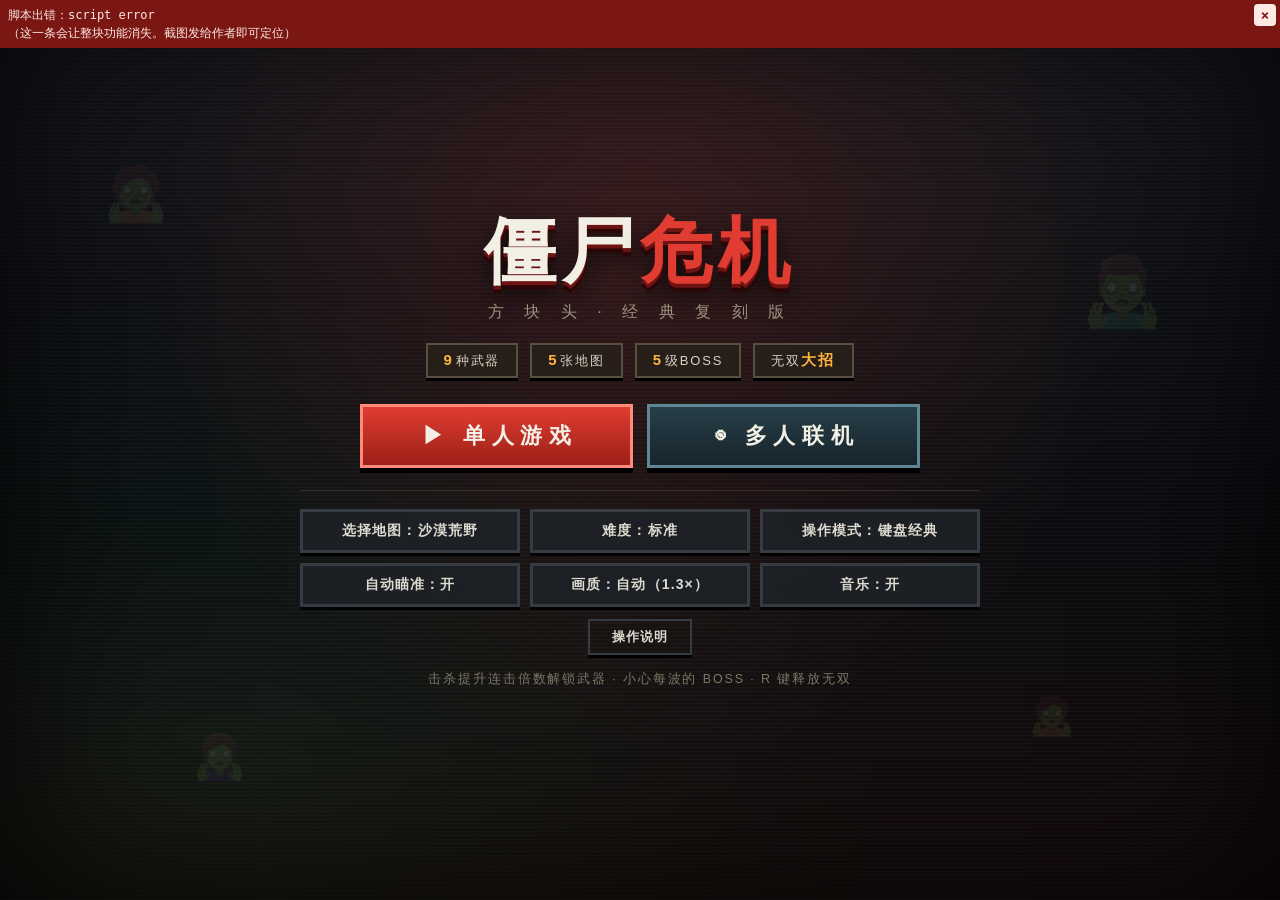
<file: index.html>
<!DOCTYPE html>
<html lang="zh-CN">
<head>
<meta charset="UTF-8">
<meta name="viewport" content="width=device-width, initial-scale=1.0, maximum-scale=1.0, user-scalable=no, viewport-fit=cover">
<title>僵尸危机：方块头 · 经典复刻版</title>
<link rel="stylesheet" href="style.css">
<!-- 最先装的一层：把任何脚本错误显示到屏幕上。
     手机（尤其 App 内嵌 WebView）里看不到控制台，一处 throw 就是整块功能静默消失——
     2026-08-21 iOS 真机反馈「走不动、开不了枪、联机板块整个没有」，就是这类症状，
     而没有这一层，回来的信息永远只能是「就是不行」。
     它必须在其它 script 之前、且自身不能依赖任何东西。 -->
<script>
(function(){
  var shown = 0;
  function show(msg){
    if (shown >= 3) return; shown++;
    try {
      var d = document.createElement('div');
      d.style.cssText = 'position:fixed;left:0;right:0;top:0;z-index:99999;'
        + 'background:#7a1712;color:#ffe9e5;font:12px/1.5 monospace;'
        + 'padding:6px 30px 6px 8px;white-space:pre-wrap;word-break:break-all;'
        + '-webkit-user-select:text;user-select:text;max-height:38vh;overflow:auto';
      d.textContent = msg;
      var x = document.createElement('button');
      x.textContent = '×';
      x.style.cssText = 'position:absolute;right:4px;top:4px;width:22px;height:22px;'
        + 'border:0;border-radius:4px;background:#ffe9e5;color:#7a1712;font:700 14px monospace';
      x.onclick = function(){ d.parentNode && d.parentNode.removeChild(d); };
      d.appendChild(x);
      (document.body || document.documentElement).appendChild(d);
    } catch (_){}
  }
  window.__zwFirstError = null;
  window.addEventListener('error', function(e){
    var m = (e && e.message) || 'script error';
    var at = e && e.filename ? (' @ ' + String(e.filename).split('/').pop() + ':' + e.lineno + ':' + e.colno) : '';
    if (!window.__zwFirstError) window.__zwFirstError = m + at;
    show('脚本出错：' + m + at + '\n（这一条会让整块功能消失。截图发给作者即可定位）');
  }, true);
  window.addEventListener('unhandledrejection', function(e){
    var m = (e && e.reason && (e.reason.message || e.reason)) || 'promise rejected';
    if (!window.__zwFirstError) window.__zwFirstError = String(m);
    show('异步出错：' + m);
  });
})();
</script>
</head>
<body>
<div id="wrap"><canvas id="game" width="960" height="640"></canvas></div>

<div id="rotate" class="hidden">
  <span class="rot-icon">📱</span>
  <span class="rot-text">竖屏也能玩 · 横过来视野更宽</span>
  <!-- 「横过来」只在 App 内拿得到容器转屏能力时才显示（script.js:refreshRotateCta）。
       站外浏览器转不了别人的屏，那儿这条横幅还是原来那句提示。 -->
  <button id="rotateGo" class="rot-go hidden">横过来</button>
  <button id="rotateOk">知道了</button>
</div>

<div id="touchUI">
  <div class="ghost" id="ghostL"><span>移动</span></div>
  <div class="ghost" id="ghostR"><span>瞄准射击</span></div>
  <div class="stick" id="stickL"><div class="nub" id="nubL"></div></div>
  <div class="stick" id="stickR"><div class="nub" id="nubR"></div></div>
</div>
<button id="swapBtn"><b>换枪</b><i id="swapName">手枪</i></button>
<button id="ultBtn">无双</button>
<button id="pauseBtn">❚❚</button>

<div id="touchGuide" class="hidden">
  <div class="tg-half tg-left"><b>① 左半边</b>按住拖动<br>控制移动</div>
  <div class="tg-half tg-right"><b>② 右半边</b>按住就开火<br>拖动决定射击方向</div>
  <div class="tg-foot">③ 右下角 <b>换枪</b> / <b>无双</b>　·　也可以直接点最下面那排武器格换枪<br><span>碰一下屏幕就开打，这层说明会自己消失</span></div>
</div>

<!-- 波间商店：浮在战斗层之上的一层，不参与 state。
     这样联机时它不会把战局暂停掉（房主的波次照常推进），
     单人时也不用为了开个商店去动状态机。 -->
<div id="shop" class="hidden">
  <div class="shop-box">
    <div class="shop-head">
      <b class="shop-title">波间补给</b>
      <span class="shop-wallet">金币 <b id="shopCash">0</b></span>
    </div>
    <div class="shop-grid" id="shopGrid"></div>
    <div class="shop-foot">
      <span id="shopFoot">买完点「开打」</span>
      <button class="btn" id="btnShopGo">开 打</button>
    </div>
    <div class="shop-note">只卖消耗品 —— 枪靠连击解锁，钱买不到</div>
  </div>
</div>

<div id="menu" class="screen">
  <div class="float-z z1">🧟</div>
  <div class="float-z z2">🧟‍♂️</div>
  <div class="float-z z3">🧟‍♀️</div>
  <div class="float-z z4">🧟</div>
  <h1 class="logo">僵尸<span>危机</span></h1>
  <div class="sub">方 块 头 · 经 典 复 刻 版</div>
  <div class="badges">
    <div class="badge"><b>9</b>种武器</div>
    <div class="badge"><b>5</b>张地图</div>
    <div class="badge"><b>5</b>级BOSS</div>
    <div class="badge">无双<b>大招</b></div>
  </div>
  <!-- 首页一屏放完、不用滚：两个开局按钮并排，设置项收进网格，排行榜/说明作为次级入口 -->
  <div class="menu-play">
    <button class="btn" id="btnStart">▶ 单人游戏</button>
    <button class="btn online" id="btnOnline">◉ 多人联机</button>
  </div>
  <div class="menu-set">
    <button class="btn minor" id="btnMap">选择地图：沙漠荒野</button>
    <button class="btn minor" id="btnDiff">难度：标准</button>
    <button class="btn minor" id="btnMode">操作模式：键盘经典</button>
    <button class="btn minor" id="btnAim">自动瞄准：开</button>
    <button class="btn minor" id="btnQuality">画质：自动</button>
    <button class="btn minor" id="btnMusic">音乐：开</button>
    <!-- 转屏按钮同样是「拿得到能力才出现」：站外和 PC 上保持隐藏，
         不留一个点了没反应的按钮（和排行榜入口一个规矩） -->
    <button class="btn minor hidden" id="btnScreen">屏幕方向：竖屏</button>
  </div>
  <div class="menu-links">
    <!-- 排行榜依赖 Toy JS SDK，拿不到 SDK 的环境（本地开发、站外托管）保持隐藏，
         不留一个点了没反应的按钮 -->
    <button class="btn minor hidden" id="btnRank">🏆 排行榜</button>
    <button class="btn minor" id="btnHelp">操作说明</button>
  </div>
  <div class="tip">击杀提升连击倍数解锁武器 · 小心每波的 BOSS · R 键释放无双</div>
</div>

<div id="online" class="screen hidden">
  <h1 class="logo online-logo" style="font-size:min(8vw,48px)">多人<span>联机</span></h1>
  <div class="sub">2~4 人 · 任意网络都能一起玩</div>
  <div class="online-panel">
    <div class="online-howto">
      一个点「我开房」拿一个 <b>6 位房间码</b>，其他人点「我加入」输进去就同房了。<br>
      <b>不需要在同一个网络</b>，各在各家也能一起打，最多 4 个人。<br>
      掉线有 10 秒重连窗口；队友倒下后，队伍撑过这一波他就能复活。
    </div>
    <label class="online-field">
      <span>玩家昵称</span>
      <input id="onlineName" maxlength="12" autocomplete="nickname" placeholder="幸存者">
    </label>
    <label class="online-consent">
      <input id="onlineConsent" type="checkbox">
      <span>我同意为联机在两台设备之间直接传输昵称、操作输入与战局状态；不经过任何服务器，也不保存聊天或长期战绩。</span>
    </label>
    <div id="onlineJoin" class="online-actions">
      <button class="btn" id="btnCreateRoom">我开房 · 出房间码</button>
      <button class="btn minor" id="btnJoinP2P">我加入 · 输房间码</button>
    </div>
    <!-- 6 位房间码：走房间服务器（2~4 人，不要求同一个网络）。
         码的字母表去掉了 I O 0 1，念出来不会错。 -->
    <div id="roomCodePanel" class="hidden">
      <div id="roomCodeStep" class="signal-step"></div>
      <div id="roomCodeShow" class="hidden">
        <div class="room-code" id="roomCodeBig">····</div>
      </div>
      <div id="roomCodeEnter" class="hidden">
        <input id="roomCodeInput" class="room-code-input" inputmode="latin" autocapitalize="characters"
               maxlength="6" placeholder="XXXXXX" autocomplete="off" spellcheck="false">
        <button class="btn" id="btnRoomCodeGo">加 入</button>
      </div>
      <button class="btn minor" id="btnRoomCodeCancel">取消</button>
    </div>
    <div id="roomPanel" class="hidden">
      <div id="roomMeta" class="room-meta"></div>
      <div id="roomPlayers" class="room-players"></div>
      <div class="room-actions">
        <button class="btn minor" id="btnRoomMap">地图</button>
        <button class="btn minor" id="btnReady">准备</button>
        <button class="btn" id="btnRoomStart">开始战斗</button>
      </div>
    </div>
    <div id="onlineStatus" class="online-status" role="status">输入昵称，然后一个人开房、一个人加入</div>
  </div>
  <div class="online-footer">
    <button class="btn minor" id="btnLeaveRoom">离开房间</button>
    <button class="btn minor" id="btnOnlineBack">返回主菜单</button>
  </div>
</div>

<div id="mapsel" class="screen hidden">
  <h1 class="logo" style="font-size:min(8vw,44px)">选择<span>地图</span></h1>
  <div class="sub" style="letter-spacing:.32em">点 击 卡 片 选 择 战 场</div>
  <div id="mapgrid"></div>
  <button class="btn minor" id="btnMapBack" style="margin-top:26px">返回主菜单</button>
</div>

<div id="help" class="screen hidden">
  <div class="help-box">
    <!-- 手机上第一屏只给「马上要用的四件事」。
         这一屏原来是一千六百字的大段文字，手机要滚五六屏才到底，
         底部的「触屏诊断」按钮因此谁也找不到。其余全部折进 <details>，
         想看的人点开，不看的人一屏就走。 -->
    <div class="help-quick">
      <h2>▍手机上就这四件事</h2>
      <div class="hq-row"><span class="hq-k">左半边</span><span>按住拖动 = 走</span></div>
      <div class="hq-row"><span class="hq-k">右半边</span><span>按住 = 开火，不用瞄；拖动可以自己选方向</span></div>
      <div class="hq-row"><span class="hq-k">换枪</span><span>点右下角<b>换枪</b>，或直接点最下面那排武器格</span></div>
      <div class="hq-row"><span class="hq-k">无双</span><span>右下角红圆键　·　<b>暂停</b>点左上角 ❚❚</span></div>
      <p class="hq-tip">竖屏横屏都能玩，不用特意转屏。一波打完会自动弹出商店。</p>
    </div>

    <details>
      <summary>手机操作的细节</summary>
      <b>射击</b>：按住<b>屏幕右半边</b>就开火；<b>按住不动</b>自动瞄最近的敌人，<b>拖动</b>则朝拖的方向瞄（仍带小幅吸附）。<br>
      <b>移动</b>：按住<b>屏幕左半边</b>拖动，就地生成摇杆。<br>
      <b>换武器</b>：点右下角 <b>换枪</b> 循环切换（自动跳过没子弹的）；也可以<b>直接点最下面那排武器格</b>指定一把——
      左半边是走位区，压在武器格上照样能拖着走，<b>只点一下不拖</b>才算换枪。<br>
      <b>竖屏也能玩</b>：竖屏自动换成竖版视野，横过来是宽视野。<br>
      <b>转不动屏？</b>在 B站 App 里点主菜单或暂停页的<b>屏幕方向</b>，由 App 来转——
      App 内嵌页面常常被锁着竖屏，手动转是转不过来的。
    </details>

    <details>
      <summary>电脑操作</summary>
      <b>键盘经典模式</b>：<kbd>W</kbd><kbd>A</kbd><kbd>S</kbd><kbd>D</kbd> 或方向键移动；
      开着自动瞄准时会自己转向锁定的敌人，所以<b>可以边往后撤边打身后的僵尸</b><br>
      <b>鼠标射击模式</b>：<b>左键</b>点击/按住朝指针方向<b>攻击</b>；<b>右键</b>点击移动到该点、按住持续跟随；也可用 WASD 移动<br>
      射击：左键 / <kbd>空格</kbd> / <kbd>J</kbd>（可按住连射）<br>
      切换武器：<b>鼠标滚轮</b> / <kbd>Q</kbd> <kbd>E</kbd> / 数字键 <kbd>1</kbd>－<kbd>9</kbd> ｜ 暂停：<kbd>P</kbd> / <kbd>Esc</kbd>
    </details>

    <details>
      <summary>自动瞄准是怎么判的</summary>
      主菜单与暂停页可开关，默认开。<b>没在自己瞄的时候</b>——键盘经典模式、或手机按住右半边不拖——
      枪口自动跟住范围内<b>最近的敌人</b>，被锁的那只身上有黄色括号。
      <b>自己在瞄的时候</b>——鼠标、或拖动右摇杆——只在准星附近做小角度吸附，方向仍然听你的。
      锁定半径跟着枪走：喷火器只锁贴脸的，火箭筒能锁到屏幕边；超出屏幕的一律不锁。
      <b>被石柱挡住的不锁</b>（子弹反正也打不到），范围内全被挡住时枪口交还给你。
      换目标时枪口是<b>扫过去</b>的，不会瞬间甩到背后。<br>
      <b>瞄油桶</b>：按住 <kbd>Shift</kbd> 枪口<b>甩到最近的油桶</b>上（括号变橙），松开回到锁敌。
      鼠标 / 拖摇杆时不用按——准星压在油桶上就<b>优先于旁边的僵尸</b>。
    </details>

    <details>
      <summary>金币与波间商店</summary>
      击杀掉<b>金币</b>，走近自动飞过来（放久了吸得更远）。普通僵尸 <b>2</b>、红恶魔 <b>8</b>、BOSS <b>24~88</b>；
      金币<b>不受连击倍数影响</b>。<br>
      一波打完弹出<b>波间补给</b>：<b>弹药包</b>（每把已解锁的枪一格，越靠后解锁的越贵）、
      <b>医疗包</b>（+35 生命 / 40）、<b>无双充能</b>（+1 次 / 120，最多存 2 次）。买完点<b>「开打」</b>进下一波。<br>
      <b>只卖消耗品，枪买不到</b>——枪一律靠连击倍数解锁。金币<b>只在这一局有效</b>，重开归零，不影响排行榜。
    </details>

    <details>
      <summary>游戏规则与解锁</summary>
      抵御四周涌来的<b>方块头僵尸</b>与会喷火球的<b>红恶魔</b>。<b>每波一只 BOSS，前五波五级递进</b>：
      壮汉巨尸（召唤）→ 掠行猎尸（连环冲锋+毒吐）→ 碎地暴尸（召唤/冲锋/震地）→
      灾祸巨像（再加全向弹幕）→ <b>僵尸博士</b>（巨大体型·全技能·毒池·残血狂暴）。
      第 6 波起 BOSS 在前四级之间<b>轮转</b>并逐波变强，<b>每逢 5 的倍数波</b>僵尸博士再次登场。
      脚下红圈/绿圈是技能预警。击破 BOSS 必掉补给，<b>每波打完还会回复生命</b>。<br>
      连击倍数达到 <b>×3 / ×5 / ×8 / ×11 / ×13 / ×15 / ×17 / ×20</b> 依次解锁：
      马格南、乌兹、霰弹枪、加特林、手雷、油桶、喷火器、火箭筒。
      <b>解锁不会把枪从手里换掉</b>。受到伤害连击减半。<br>
      <b>无双大招</b>：<kbd>R</kbd> 或点右下角图标，双刀乱舞并<b>吸血</b>，持续 15 秒；开局自带一次，之后每击杀 <b>50</b> 个敌人充能。<br>
      <b>排行榜</b>：主菜单进，分<b>得分榜</b>与<b>坚守波数榜</b>。阵亡结算页可上传成绩（<b>只统计标准难度</b>）。
    </details>
  </div>
  <!-- 触屏诊断：iOS / App 内嵌 WebView 上的触摸问题只能靠别人的真机，
       打开后左上角显示实时触点账目，截一张图就够定位断在哪一环 -->
  <button class="btn minor" id="btnTouchDbg">触屏诊断：关</button>
  <button class="btn minor" id="btnBack">返 回</button>
</div>

<div id="pause" class="screen hidden">
  <h1 class="logo" style="font-size:min(9vw,48px)">暂 停</h1>
  <button class="btn" id="btnResume">继续游戏</button>
  <button class="btn minor" id="btnMode2">操作模式：键盘经典</button>
  <button class="btn minor" id="btnAim2">自动瞄准：开</button>
  <button class="btn minor" id="btnMusic2">音乐：开</button>
  <button class="btn minor hidden" id="btnScreen2">屏幕方向：竖屏</button>
  <button class="btn minor" id="btnQuit">返回主菜单</button>
</div>

<div id="over" class="screen hidden">
  <div class="deadtitle">你 阵 亡 了</div>
  <div class="stats" id="finalStats"></div>
  <div id="overRank" class="over-rank hidden"></div>
  <button class="btn rank-btn hidden" id="btnUpload">🏆 上传成绩到排行榜</button>
  <button class="btn" id="btnRetry">重新开始</button>
  <button class="btn minor" id="btnMenu">返回主菜单</button>
</div>

<div id="rank" class="screen hidden">
  <h1 class="logo" style="font-size:min(8vw,44px)">排行<span>榜</span></h1>
  <div class="sub">仅 统 计 标 准 难 度</div>
  <div class="rank-tabs" id="rankBoardTabs">
    <button class="rank-tab on" data-board="1">得分榜</button>
    <button class="rank-tab" data-board="2">坚守波数</button>
  </div>
  <div class="rank-tabs" id="rankPeriodTabs">
    <button class="rank-tab on" data-period="all">总榜</button>
    <button class="rank-tab" data-period="week">本周</button>
  </div>
  <div class="rank-panel">
    <div id="rankStatus" class="rank-status">加载中…</div>
    <ol id="rankList" class="rank-list"></ol>
  </div>
  <div id="rankMine" class="rank-mine hidden"></div>
  <button class="btn minor" id="btnRankBack">返 回</button>
</div>

<div id="netHud" class="hidden">
  <span id="netRole">联机</span>
  <b id="netRoom">——</b>
  <span id="netCount">1/4</span>
  <span id="netPing">-- ms</span>
  <button id="netLeaveBtn">退出联机</button>
</div>

<!-- Toy JS SDK：排行榜/云存储走它。放在 script.js 之前且不加 defer，
     让 script.js 顶层就能确定 window.toy 在不在，从而决定要不要显示排行榜入口。
     CDN 挂了也只是 window.toy 缺失，游戏本体不受影响。 -->
<script src="https://s1.hdslb.com/bfs/seed/toy/app/sdk/toy-sdk.js"></script>
<script src="multiplayer.js"></script>
<!-- 联机走 multiplayer.js（房间服务器，2~4 人）。
     p2p.js 排在它之后：局域网直连整套保留着，导出成 window.zombiePeerNetwork，
     目前不接管 window.zombieNetwork —— 那条路的传输层还没有真机结论 -->
<script src="p2p.js"></script>
<!-- 背景音乐：Web Audio 实时合成，零音频文件；必须排在 script.js 之前 -->
<script src="music.js"></script>
<script src="script.js"></script>
</body>
</html>
</file>
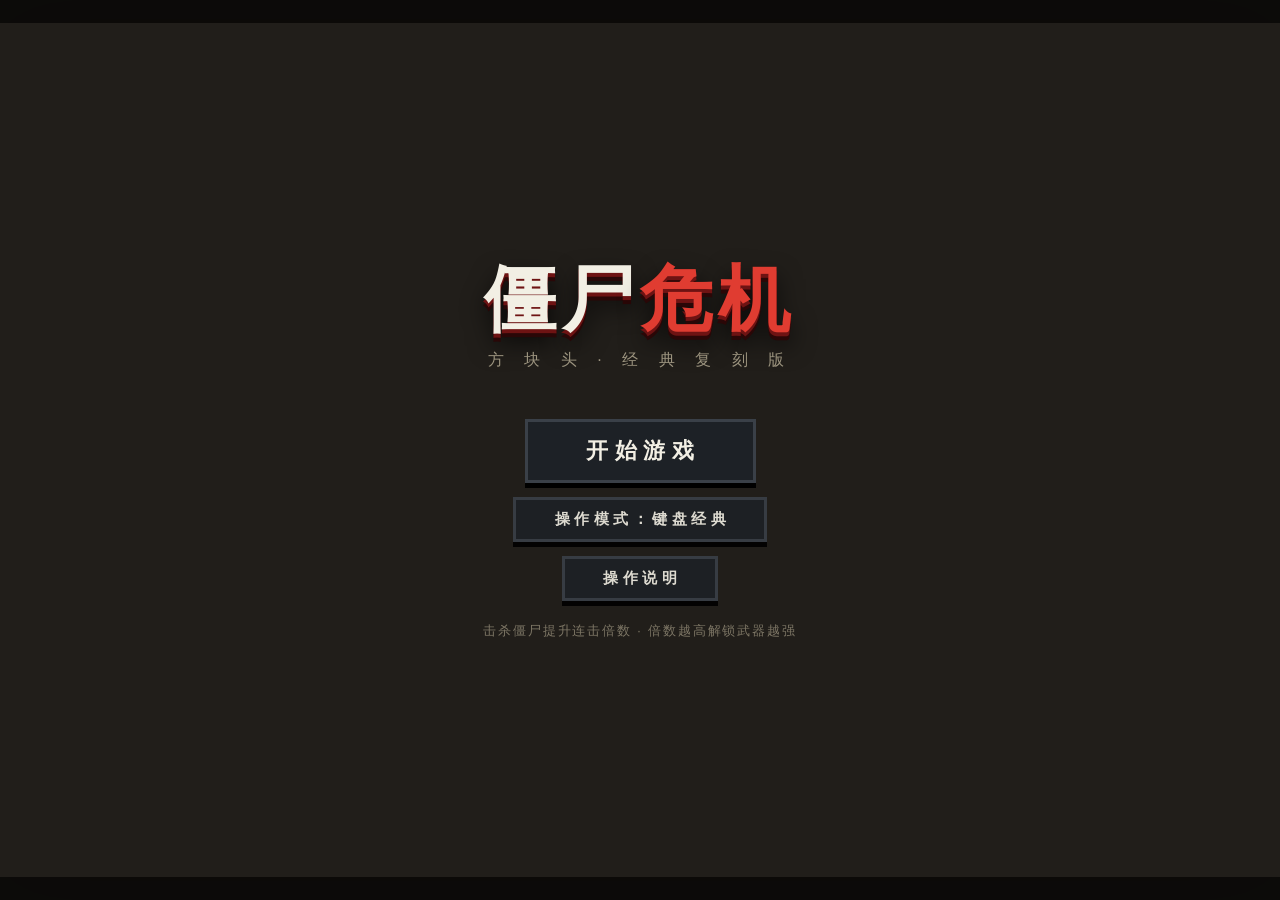
<file: 僵尸危机-方块头-经典复刻版_5.html>
<!DOCTYPE html>
<html lang="zh-CN">
<head>
<meta charset="UTF-8">
<meta name="viewport" content="width=device-width, initial-scale=1.0, maximum-scale=1.0, user-scalable=no">
<title>僵尸危机：方块头 · 经典复刻版</title>
<style>
  * { margin:0; padding:0; box-sizing:border-box; -webkit-tap-highlight-color:transparent; }
  html,body { width:100%; height:100%; background:#0b0d10; overflow:hidden; touch-action:none;
    font-family:"PingFang SC","Microsoft YaHei","Noto Sans SC",sans-serif; }
  #wrap { position:fixed; inset:0; display:flex; align-items:center; justify-content:center; }
  canvas#game { background:#d9cdb4; box-shadow:0 0 80px rgba(0,0,0,.9); }
  .screen { position:fixed; inset:0; display:flex; flex-direction:column; align-items:center;
    justify-content:center; background:rgba(14,12,9,.9); z-index:10; color:#e8e4d8; text-align:center; }
  .hidden { display:none !important; }
  h1.logo { font-size:min(11vw,72px); font-weight:900; letter-spacing:.08em; line-height:1.1;
    color:#f2efe4; text-shadow:0 4px 0 #6e1313, 0 8px 0 #2a0707, 0 12px 24px rgba(0,0,0,.8); }
  h1.logo span { color:#e03c31; }
  .sub { margin-top:10px; font-size:min(3.6vw,16px); letter-spacing:.5em; color:#9c947f; }
  .btn { margin-top:14px; padding:14px 52px; font-size:min(5vw,22px); font-weight:800;
    color:#f2efe4; background:#1d2126; border:3px solid #3a4048; cursor:pointer;
    letter-spacing:.3em; text-indent:.3em; box-shadow:0 5px 0 #000; transition:transform .05s; }
  .btn:hover { background:#e03c31; border-color:#ff8a7a; }
  .btn:active { transform:translateY(4px); box-shadow:0 1px 0 #000; }
  .btn.minor { font-size:min(3.8vw,15px); padding:10px 34px; opacity:.9; }
  .help-box { max-width:640px; width:92%; background:#15130f; border:3px solid #4a4438;
    padding:26px 30px; text-align:left; font-size:min(3.8vw,15.5px); line-height:2.05; color:#d8d2c2; }
  .help-box h2 { color:#f2efe4; font-size:min(5vw,20px); margin-bottom:10px; letter-spacing:.2em; }
  .help-box b { color:#ffb33e; font-weight:700; }
  kbd { display:inline-block; min-width:26px; padding:1px 7px; margin:0 2px; text-align:center;
    background:#26221a; border:1px solid #57503f; border-bottom-width:3px; border-radius:4px;
    color:#f2efe4; font-family:inherit; font-size:.9em; }
  .stats { margin:18px 0 6px; font-size:min(4.4vw,19px); line-height:2.1; color:#d8d2c2; }
  .stats em { font-style:normal; color:#ffb33e; font-weight:800; font-size:1.25em; margin-left:8px; }
  .deadtitle { font-size:min(12vw,64px); font-weight:900; color:#e03c31; letter-spacing:.15em;
    text-shadow:0 5px 0 #2a0707; }
  .tip { margin-top:22px; font-size:12.5px; color:#7d7665; letter-spacing:.15em; }
  #touchUI { position:fixed; inset:0; z-index:5; pointer-events:none; display:none; }
  #touchUI .stick { position:absolute; width:120px; height:120px; border:2px solid rgba(40,30,20,.35);
    border-radius:50%; background:rgba(255,255,255,.08); display:none; }
  #touchUI .nub { position:absolute; width:52px; height:52px; border-radius:50%;
    background:rgba(40,30,20,.35); left:34px; top:34px; }
  #swapBtn { position:fixed; top:max(10px,env(safe-area-inset-top)); right:12px; z-index:6;
    padding:10px 16px; font-size:14px; font-weight:700; color:#f2efe4; background:rgba(30,26,20,.85);
    border:2px solid #57503f; border-radius:8px; display:none; }
</style>
</head>
<body>
<div id="wrap"><canvas id="game" width="960" height="640"></canvas></div>

<div id="touchUI">
  <div class="stick" id="stickL"><div class="nub" id="nubL"></div></div>
  <div class="stick" id="stickR"><div class="nub" id="nubR"></div></div>
</div>
<button id="swapBtn">切换武器</button>

<div id="menu" class="screen">
  <h1 class="logo">僵尸<span>危机</span></h1>
  <div class="sub">方 块 头 · 经 典 复 刻 版</div>
  <div style="height:34px"></div>
  <button class="btn" id="btnStart">开始游戏</button>
  <button class="btn minor" id="btnMode">操作模式：键盘经典</button>
  <button class="btn minor" id="btnHelp">操作说明</button>
  <div class="tip">击杀僵尸提升连击倍数 · 倍数越高解锁武器越强</div>
</div>

<div id="help" class="screen hidden">
  <div class="help-box">
    <h2>▍操作说明</h2>
    <b>键盘经典模式</b>：<kbd>W</kbd><kbd>A</kbd><kbd>S</kbd><kbd>D</kbd> 或方向键移动，朝面对方向射击<br>
    <b>鼠标点击模式</b>：<b>鼠标左键</b>点击地面移动，角色始终<b>朝鼠标指针方向</b>瞄准射击<br>
    射击：<kbd>空格</kbd> 或 <kbd>J</kbd>（两种模式通用，可按住连射）<br>
    切换武器：<kbd>Q</kbd> / <kbd>E</kbd> 或数字键 <kbd>1</kbd>－<kbd>6</kbd> ｜ 暂停：<kbd>P</kbd> / <kbd>Esc</kbd><br>
    模式可在主菜单或暂停界面随时切换 ｜ 触屏：左摇杆移动，右摇杆瞄准射击<br>
    <h2 style="margin-top:14px">▍游戏规则</h2>
    在开阔荒野中抵御从四周涌来的<b>僵尸</b>与会喷火球的<b>红恶魔</b>。连续击杀可提升<b>连击倍数</b>，
    倍数达到 <b>×4 / ×8 / ×12 / ×16 / ×20</b> 依次解锁：乌兹冲锋枪、霰弹枪、手雷、油桶、火箭筒。
    受到伤害连击减半。敌人偶尔掉落<b>医疗箱</b>与<b>弹药箱</b>。地上散布的油桶射击即可引爆，还会连环殉爆！
  </div>
  <button class="btn minor" id="btnBack">返 回</button>
</div>

<div id="pause" class="screen hidden">
  <h1 class="logo" style="font-size:min(9vw,48px)">暂 停</h1>
  <button class="btn" id="btnResume">继续游戏</button>
  <button class="btn minor" id="btnMode2">操作模式：键盘经典</button>
  <button class="btn minor" id="btnQuit">返回主菜单</button>
</div>

<div id="over" class="screen hidden">
  <div class="deadtitle">你 阵 亡 了</div>
  <div class="stats" id="finalStats"></div>
  <button class="btn" id="btnRetry">重新开始</button>
  <button class="btn minor" id="btnMenu">返回主菜单</button>
</div>

<script>
"use strict";
/* ============================================================
   僵尸危机：方块头 · 经典复刻版 v2
   原创代码与手绘风美术，致敬童年经典 Boxhead 系列玩法
   v2：沙地大地图 + 镜头跟随 + 描边卡通渲染 + 重制音效
   ============================================================ */
const cvs = document.getElementById('game');
const ctx = cvs.getContext('2d');
const VW = 960, VH = 640;          // 视口
const WW = 1920, WH = 1280;        // 世界尺寸

function fit(){
  const s = Math.min(innerWidth / VW, innerHeight / VH);
  cvs.style.width  = (VW * s) + 'px';
  cvs.style.height = (VH * s) + 'px';
}
addEventListener('resize', fit); fit();

/* ========================================================
   音效 v2 —— 全部 Web Audio 实时合成，强调打击感
   ======================================================== */
let AC = null, master = null, comp = null;
function audioInit(){
  if (AC) return;
  AC = new (window.AudioContext || window.webkitAudioContext)();
  comp = AC.createDynamicsCompressor();
  comp.threshold.value = -14; comp.ratio.value = 6; comp.attack.value = .002; comp.release.value = .12;
  master = AC.createGain(); master.gain.value = 0.6;
  master.connect(comp); comp.connect(AC.destination);
}
function nbuf(dur){
  const b = AC.createBuffer(1, Math.max(1, AC.sampleRate * dur), AC.sampleRate);
  const d = b.getChannelData(0);
  for (let i = 0; i < d.length; i++) d[i] = Math.random() * 2 - 1;
  return b;
}
// 小工具：噪声 -> 滤波 -> 包络
function noiseHit(dur, ftype, freq, q, vol, fEnd){
  const n = AC.createBufferSource(); n.buffer = nbuf(dur);
  const f = AC.createBiquadFilter(); f.type = ftype; f.Q.value = q || 1;
  const t = AC.currentTime;
  f.frequency.setValueAtTime(freq, t);
  if (fEnd) f.frequency.exponentialRampToValueAtTime(fEnd, t + dur);
  const g = AC.createGain();
  g.gain.setValueAtTime(vol, t);
  g.gain.exponentialRampToValueAtTime(.0008, t + dur);
  n.connect(f); f.connect(g); g.connect(master);
  n.start(t);
}
// 小工具：振荡器扫频
function sweep(type, f0, f1, dur, vol, delay){
  const t = AC.currentTime + (delay || 0);
  const o = AC.createOscillator(); o.type = type;
  o.frequency.setValueAtTime(f0, t);
  o.frequency.exponentialRampToValueAtTime(Math.max(20, f1), t + dur);
  const g = AC.createGain();
  g.gain.setValueAtTime(vol, t);
  g.gain.exponentialRampToValueAtTime(.0008, t + dur);
  o.connect(g); g.connect(master);
  o.start(t); o.stop(t + dur + .02);
}
function sfx(type){
  if (!AC) return;
  const t = AC.currentTime;
  switch (type){
    case 'pistol':
      noiseHit(.14, 'bandpass', 1900, .7, .8, 500);   // 枪口爆音
      sweep('square', 320, 70, .09, .35);              // 低频冲击
      sweep('sine', 90, 40, .12, .5);                  // 胸腔感
      noiseHit(.04, 'highpass', 5200, 1, .35);         // 机械咔哒
      break;
    case 'uzi':
      noiseHit(.07, 'bandpass', 2400, .8, .5, 800);
      sweep('square', 260, 90, .05, .22);
      sweep('sine', 110, 50, .07, .3);
      break;
    case 'shotgun':
      noiseHit(.42, 'lowpass', 1500, .6, 1.1, 120);
      sweep('sine', 95, 26, .4, .9);
      noiseHit(.06, 'highpass', 4200, 1, .5);
      // 拉栓声
      setTimeout(() => { if (AC){ noiseHit(.05,'bandpass',2800,3,.25); setTimeout(()=>AC&&noiseHit(.05,'bandpass',2200,3,.25),90);} }, 320);
      break;
    case 'rocket':
      noiseHit(.5, 'bandpass', 600, .8, .6, 180);
      sweep('sawtooth', 180, 60, .45, .25);
      break;
    case 'boom': {
      sweep('sine', 70, 22, .75, 1.1);                 // 深沉低频
      noiseHit(.8, 'lowpass', 1000, .6, 1.1, 50);      // 主爆
      noiseHit(.25, 'highpass', 2600, 1, .4);          // 碎裂
      // 余烬噼啪
      for (let i = 0; i < 4; i++)
        setTimeout(() => AC && noiseHit(.05, 'bandpass', 1500+Math.random()*2500, 4, .14), 150 + i*110 + Math.random()*60);
      break;
    }
    case 'groan': {
      // 双振荡器失谐 + 颤音 + 低通：更"肉"的僵尸吼
      const base = 75 + Math.random() * 55;
      const dur = .55 + Math.random() * .3;
      const f = AC.createBiquadFilter(); f.type = 'lowpass'; f.frequency.value = 420;
      const g = AC.createGain();
      g.gain.setValueAtTime(.0001, t);
      g.gain.linearRampToValueAtTime(.16, t + .08);
      g.gain.exponentialRampToValueAtTime(.0008, t + dur);
      f.connect(g); g.connect(master);
      const lfo = AC.createOscillator(); lfo.frequency.value = 6 + Math.random()*4;
      const lg = AC.createGain(); lg.gain.value = 14;
      lfo.connect(lg);
      [1, 1.013].forEach(mul => {
        const o = AC.createOscillator(); o.type = 'sawtooth';
        o.frequency.setValueAtTime(base * mul, t);
        o.frequency.linearRampToValueAtTime(base * mul * .62, t + dur);
        lg.connect(o.frequency);
        o.connect(f); o.start(t); o.stop(t + dur + .05);
      });
      lfo.start(t); lfo.stop(t + dur + .05);
      break;
    }
    case 'splat':
      noiseHit(.12, 'lowpass', 700, .8, .55, 150);
      sweep('sine', 320, 70, .09, .3);
      break;
    case 'hurt':
      sweep('square', 240, 60, .2, .35);
      noiseHit(.1, 'lowpass', 500, 1, .3);
      break;
    case 'pickup':
      sweep('square', 660, 660, .06, .18);
      sweep('square', 990, 990, .1, .18, .06);
      break;
    case 'unlock':
      [523, 659, 784, 1046].forEach((fq, i) => sweep('square', fq, fq, .16, .16, i * .09));
      break;
    case 'wave':
      [392, 392, 523].forEach((fq, i) => sweep('triangle', fq, fq, .2, .22, i * .14));
      sweep('sine', 60, 40, .5, .4);
      break;
    case 'fire':
      noiseHit(.28, 'highpass', 700, .8, .35, 2800);
      sweep('sawtooth', 500, 160, .25, .12);
      break;
    case 'click':
      noiseHit(.04, 'bandpass', 2600, 4, .25);
      break;
  }
}

/* ========================================================
   世界生成：沙地 + 灰斑 + 草丛刮痕 + 六棱石柱
   ======================================================== */
let rngSeed = 7;
function rnd(){ rngSeed = (rngSeed * 16807) % 2147483647; return (rngSeed - 1) / 2147483646; }

// 障碍物：六棱石柱（圆形碰撞体）
const pillars = [];
function buildPillars(){
  pillars.length = 0;
  const add = (x, y, r, h) => pillars.push({ x, y, r, h });
  // 仿截图：成簇的大柱 + 一排小柱
  add(540, 230, 64, 120); add(700, 215, 60, 116);
  add(420, 150, 30, 56);  add(840, 160, 30, 56); add(905, 175, 28, 52);
  add(1430, 300, 62, 118); add(1580, 270, 58, 110);
  add(1330, 220, 30, 54);
  add(330, 880, 58, 108); add(470, 940, 62, 116);
  add(1250, 960, 60, 112); add(1400, 1000, 56, 104); add(1330, 870, 30, 56);
  add(960, 620, 34, 62);
}
buildPillars();

// 地图上预置的油桶（灰色橙条，可引爆）
const BARREL_SPOTS = [
  [260,470],[300,470],[760,760],[1120,420],[1160,440],[1680,720],
  [560,1120],[600,1100],[1500,520],[860,980],[900,1000],[1720,1080]
];

/* ---------- 预渲染地面 ---------- */
const ground = document.createElement('canvas');
ground.width = WW; ground.height = WH;
const gctx = ground.getContext('2d');
function blob(c, x, y, r, color, alpha){
  c.globalAlpha = alpha;
  c.fillStyle = color;
  c.beginPath();
  const n = 9 + (rnd()*5|0);
  for (let i = 0; i <= n; i++){
    const a = i/n * Math.PI*2;
    const rr = r * (.6 + rnd()*.65);
    const px = x + Math.cos(a)*rr, py = y + Math.sin(a)*rr*.8;
    i ? c.lineTo(px, py) : c.moveTo(px, py);
  }
  c.closePath(); c.fill();
  c.globalAlpha = 1;
}
function tuft(c, x, y, s, color){
  c.strokeStyle = color; c.lineWidth = 1.6; c.globalAlpha = .8;
  const n = 7 + (rnd()*6|0);
  for (let i = 0; i < n; i++){
    const a = rnd()*Math.PI*2, l = s*(.4+rnd()*.8);
    c.beginPath();
    c.moveTo(x + Math.cos(a)*s*.15, y + Math.sin(a)*s*.1);
    c.lineTo(x + Math.cos(a)*l, y + Math.sin(a)*l*.55);
    c.stroke();
  }
  c.globalAlpha = 1;
}
function buildGround(){
  rngSeed = 7;
  gctx.fillStyle = '#dccfb2';                  // 沙地底色
  gctx.fillRect(0, 0, WW, WH);
  // 大块灰色硬地斑块（仿截图水泥灰）
  for (let i = 0; i < 22; i++)
    blob(gctx, rnd()*WW, rnd()*WH, 90 + rnd()*190, rnd()<.5 ? '#c3bdb2' : '#cdc6ba', .9);
  for (let i = 0; i < 26; i++)                 // 浅沙色二层
    blob(gctx, rnd()*WW, rnd()*WH, 40 + rnd()*110, '#e6dcc1', .7);
  for (let i = 0; i < 18; i++)                 // 深色湿地小块
    blob(gctx, rnd()*WW, rnd()*WH, 24 + rnd()*60, '#c9b894', .5);
  // 草丛刮痕
  for (let i = 0; i < 90; i++)
    tuft(gctx, rnd()*WW, rnd()*WH, 10 + rnd()*16, rnd()<.5 ? '#b9ad8d' : '#a8a08c');
  // 细碎沙粒噪点
  for (let i = 0; i < 1600; i++){
    gctx.fillStyle = rnd()<.5 ? 'rgba(0,0,0,.05)' : 'rgba(255,255,255,.07)';
    gctx.fillRect(rnd()*WW, rnd()*WH, 2, 2);
  }
}
buildGround();

/* ---------- 血迹 / 焦痕图层（世界坐标） ---------- */
const decal = document.createElement('canvas');
decal.width = WW; decal.height = WH;
const dctx = decal.getContext('2d');

// 鲜红泼溅状血迹（仿截图）
function bloodSplat(x, y, size){
  const main = '#cf2318', dark = '#a81b12';
  dctx.globalAlpha = .92;
  for (let i = 0; i < 3; i++)
    blob(dctx, x + (Math.random()-.5)*size*.6, y + (Math.random()-.5)*size*.5,
         size*(.5 + Math.random()*.5), i ? main : dark, .9);
  // 喷溅小点
  for (let i = 0; i < 10 + size/4; i++){
    const a = Math.random()*Math.PI*2, d = size*(.6 + Math.random()*1.3);
    const r = 1.5 + Math.random()*3.5;
    dctx.fillStyle = main;
    dctx.beginPath();
    dctx.arc(x + Math.cos(a)*d, y + Math.sin(a)*d*.8, r, 0, 7);
    dctx.fill();
  }
  dctx.globalAlpha = 1;
}
function scorch(x, y, r){
  blob(dctx, x, y, r, '#6f675c', .45);
  blob(dctx, x, y, r*.6, '#4d463d', .4);
}

/* ========================================================
   游戏状态
   ======================================================== */
const WEAPONS = [
  { name:'手枪',     icon:'pistol',  rate:270,  auto:false, unlock:1,  infinite:true,  give:0   },
  { name:'乌兹冲锋枪', icon:'uzi',    rate:85,   auto:true,  unlock:4,  infinite:false, give:120 },
  { name:'霰弹枪',   icon:'shotgun', rate:620,  auto:false, unlock:8,  infinite:false, give:40  },
  { name:'手雷',     icon:'grenade', rate:520,  auto:false, unlock:12, infinite:false, give:12  },
  { name:'油桶',     icon:'barrel',  rate:420,  auto:false, unlock:16, infinite:false, give:6   },
  { name:'火箭筒',   icon:'rocket',  rate:750,  auto:false, unlock:20, infinite:false, give:10  },
];

let state = 'menu';
let controlMode = 'classic';   // 'classic' 键盘经典 | 'mouse' 鼠标点击移动
let player, zombies, devils, bullets, grenades, rockets, barrels, fireballs,
    particles, pickups, banners, cam;
let wave, spawnQueue, devilQueue, spawnTimer, waveRest, score, kills,
    streak, multiplier, bestMulti, comboTimer, shake, time, frameN;

function reset(){
  player = { x: WW/2, y: WH/2, r: 13, hp: 100, fx: 1, fy: 0,
             walk: 0, moving: false, lastShot: 0, weapon: 0,
             target: null,
             ammo: [Infinity,0,0,0,0,0],
             unlocked: [true,false,false,false,false,false], inv: 0, flash: 0 };
  cam = { x: WW/2 - VW/2, y: WH/2 - VH/2 };
  zombies = []; devils = []; bullets = []; grenades = []; rockets = [];
  fireballs = []; particles = []; pickups = []; banners = [];
  barrels = BARREL_SPOTS.map(([x,y]) => ({ x, y, r: 11, hp: 1 }));
  wave = 0; spawnQueue = 0; devilQueue = 0; spawnTimer = 0; waveRest = 2.2;
  score = 0; kills = 0; streak = 0; multiplier = 1; bestMulti = 1;
  comboTimer = 0; shake = 0; time = 0; frameN = 0;
  dctx.clearRect(0, 0, WW, WH);
}

function startWave(){
  wave++;
  spawnQueue = 7 + wave * 5;
  devilQueue = wave >= 3 ? (wave - 2) * 2 : 0;
  banners.push({ text: '第 ' + wave + ' 波', sub: '僵尸来袭！', life: 2.2, big: true });
  sfx('wave');
}

/* ---------- 输入 ---------- */
const keys = {};
addEventListener('keydown', e => {
  if (['ArrowUp','ArrowDown','ArrowLeft','ArrowRight',' '].includes(e.key)) e.preventDefault();
  keys[e.key.toLowerCase()] = true;
  if (state === 'play'){
    if (e.key === 'q' || e.key === 'Q') cycleWeapon(-1);
    if (e.key === 'e' || e.key === 'E') cycleWeapon(1);
    if (e.key >= '1' && e.key <= '6'){
      const i = +e.key - 1;
      if (player.unlocked[i]) { player.weapon = i; sfx('click'); }
    }
    if (e.key === 'p' || e.key === 'P' || e.key === 'Escape') setScreen('pause');
  } else if (state === 'pause' && (e.key === 'p' || e.key === 'P' || e.key === 'Escape')){
    setScreen('play');
  }
});
addEventListener('keyup', e => { keys[e.key.toLowerCase()] = false; });
function cycleWeapon(d){
  let i = player.weapon;
  for (let n = 0; n < 6; n++){
    i = (i + d + 6) % 6;
    if (player.unlocked[i]) { player.weapon = i; sfx('click'); return; }
  }
}

/* ---------- 触屏控制 ---------- */
const touchUI = document.getElementById('touchUI');
const stickL = document.getElementById('stickL'), nubL = document.getElementById('nubL');
const stickR = document.getElementById('stickR'), nubR = document.getElementById('nubR');
const swapBtn = document.getElementById('swapBtn');
let tMove = { id:null, ox:0, oy:0, vx:0, vy:0 }, tFire = { id:null, ox:0, oy:0, vx:0, vy:0 };
const isTouch = ('ontouchstart' in window);
function placeStick(el, x, y){ el.style.left = (x-60)+'px'; el.style.top = (y-60)+'px'; el.style.display='block'; }
function placeNub(nub, vx, vy){
  const m = Math.min(1, Math.hypot(vx,vy)/50);
  const a = Math.atan2(vy, vx);
  nub.style.left = (34 + Math.cos(a)*34*m) + 'px';
  nub.style.top  = (34 + Math.sin(a)*34*m) + 'px';
}
addEventListener('touchstart', e => {
  if (state !== 'play') return;
  audioInit();
  for (const t of e.changedTouches){
    if (t.clientX < innerWidth/2 && tMove.id === null){
      tMove = { id:t.identifier, ox:t.clientX, oy:t.clientY, vx:0, vy:0 };
      placeStick(stickL, t.clientX, t.clientY); placeNub(nubL,0,0);
    } else if (t.clientX >= innerWidth/2 && tFire.id === null){
      tFire = { id:t.identifier, ox:t.clientX, oy:t.clientY, vx:0, vy:0 };
      placeStick(stickR, t.clientX, t.clientY); placeNub(nubR,0,0);
    }
  }
}, { passive:true });
addEventListener('touchmove', e => {
  for (const t of e.changedTouches){
    if (t.identifier === tMove.id){
      tMove.vx = t.clientX - tMove.ox; tMove.vy = t.clientY - tMove.oy; placeNub(nubL, tMove.vx, tMove.vy);
    } else if (t.identifier === tFire.id){
      tFire.vx = t.clientX - tFire.ox; tFire.vy = t.clientY - tFire.oy; placeNub(nubR, tFire.vx, tFire.vy);
    }
  }
}, { passive:true });
addEventListener('touchend', e => {
  for (const t of e.changedTouches){
    if (t.identifier === tMove.id){ tMove = { id:null,vx:0,vy:0 }; stickL.style.display='none'; }
    if (t.identifier === tFire.id){ tFire = { id:null,vx:0,vy:0 }; stickR.style.display='none'; }
  }
}, { passive:true });
swapBtn.addEventListener('click', () => { if (state==='play') cycleWeapon(1); });

/* ---------- 鼠标控制（鼠标点击移动模式） ---------- */
const mouse = { sx: VW/2, sy: VH/2, has: false };
function toCanvas(e){
  const r = cvs.getBoundingClientRect();
  return { x: (e.clientX - r.left) / r.width * VW,
           y: (e.clientY - r.top) / r.height * VH };
}
cvs.addEventListener('mousemove', e => {
  const p = toCanvas(e);
  mouse.sx = p.x; mouse.sy = p.y; mouse.has = true;
});
cvs.addEventListener('mousedown', e => {
  if (state !== 'play' || controlMode !== 'mouse' || e.button !== 0) return;
  audioInit();
  const p = toCanvas(e);
  const wx = Math.max(16, Math.min(WW-16, p.x + cam.x));
  const wy = Math.max(16, Math.min(WH-16, p.y + cam.y));
  player.target = { x: wx, y: wy, age: 0 };
});
cvs.addEventListener('contextmenu', e => e.preventDefault());

/* ---------- 碰撞（世界边界 + 石柱圆形体 + 油桶） ---------- */
function collide(o){
  o.x = Math.max(o.r, Math.min(WW - o.r, o.x));
  o.y = Math.max(o.r, Math.min(WH - o.r, o.y));
  for (const p of pillars){
    const dx = o.x - p.x, dy = o.y - p.y;
    const min = o.r + p.r, d2 = dx*dx + dy*dy;
    if (d2 < min*min && d2 > 0){
      const d = Math.sqrt(d2);
      o.x = p.x + dx/d*min; o.y = p.y + dy/d*min;
    }
  }
  for (const b of barrels){
    if (b.hp <= 0) continue;
    const dx = o.x - b.x, dy = o.y - b.y;
    const min = o.r + b.r, d2 = dx*dx + dy*dy;
    if (d2 < min*min && d2 > 0){
      const d = Math.sqrt(d2);
      o.x = b.x + dx/d*min; o.y = b.y + dy/d*min;
    }
  }
}
function hitPillar(x, y, r){
  if (x < 0 || y < 0 || x > WW || y > WH) return true;
  for (const p of pillars){
    const dx = x - p.x, dy = y - p.y;
    if (dx*dx + dy*dy < (p.r + (r||0)) * (p.r + (r||0))) return true;
  }
  return false;
}
function losBlocked(x0, y0, x1, y1){
  const steps = Math.ceil(Math.hypot(x1-x0, y1-y0) / 18);
  for (let i = 1; i < steps; i++){
    if (hitPillar(x0 + (x1-x0)*i/steps, y0 + (y1-y0)*i/steps, 0)) return true;
  }
  return false;
}

/* ---------- 敌人生成（从世界四周边缘进场） ---------- */
function edgeSpawn(){
  const side = (Math.random()*4)|0;
  const m = 26;
  if (side === 0) return { x: Math.random()*WW, y: m };
  if (side === 1) return { x: Math.random()*WW, y: WH-m };
  if (side === 2) return { x: m, y: Math.random()*WH };
  return { x: WW-m, y: Math.random()*WH };
}
function spawnEnemy(){
  const s = edgeSpawn();
  if (devilQueue > 0 && Math.random() < 0.28){
    devilQueue--;
    devils.push({ x:s.x, y:s.y, r:13, hp:60+wave*4, maxhp:60+wave*4,
      walk:0, cool:1.5+Math.random(), fx:0, fy:1, hit:0 });
  } else if (spawnQueue > 0){
    spawnQueue--;
    const hp = 26 + wave*3;
    zombies.push({ x:s.x, y:s.y, r:12, hp:hp, maxhp:hp,
      walk:0, spd:(46+wave*1.5)*(0.85+Math.random()*0.35),
      atk:0, fx:0, fy:1, hit:0, wob:Math.random()*6.28 });
    if (Math.random() < .3) sfx('groan');
  }
}

/* ---------- 粒子 / 射击 / 爆炸 ---------- */
function blood(x, y, n, big){
  for (let i = 0; i < n; i++){
    const a = Math.random()*6.28, s = 40 + Math.random()*(big?220:120);
    particles.push({ x, y, vx:Math.cos(a)*s, vy:Math.sin(a)*s, life:.3+Math.random()*.35,
      max:.6, size:big?4:3, color:'#cf2318', decal:true });
  }
}
function sparks(x, y, n, color){
  for (let i = 0; i < n; i++){
    const a = Math.random()*6.28, s = 60 + Math.random()*200;
    particles.push({ x, y, vx:Math.cos(a)*s, vy:Math.sin(a)*s, life:.15+Math.random()*.25,
      max:.4, size:2, color:color||'#ffd23e' });
  }
}
function fireBullet(dmg, spread, speed, len){
  const a = Math.atan2(player.fy, player.fx) + (Math.random()-0.5)*spread;
  bullets.push({ x:player.x+Math.cos(a)*18, y:player.y+Math.sin(a)*18-6,
    vx:Math.cos(a)*speed, vy:Math.sin(a)*speed, dmg, life:.9, len:len||14 });
}
function shoot(now){
  const w = WEAPONS[player.weapon];
  if (now - player.lastShot < w.rate) return;
  if (!w.infinite && player.ammo[player.weapon] <= 0){ player.weapon = 0; sfx('click'); return; }
  player.lastShot = now;
  if (!w.infinite) player.ammo[player.weapon]--;
  player.flash = .07;
  const fx = player.fx, fy = player.fy;
  switch (w.icon){
    case 'pistol': fireBullet(14, .05, 720); sfx('pistol'); shake = Math.max(shake,2.4); break;
    case 'uzi':    fireBullet(8, .14, 780); sfx('uzi'); shake = Math.max(shake,1.8); break;
    case 'shotgun':
      for (let i = 0; i < 7; i++) fireBullet(9, .42, 640+Math.random()*120, 10);
      sfx('shotgun'); shake = Math.max(shake,6);
      player.x -= fx*5; player.y -= fy*5; collide(player);
      break;
    case 'grenade':
      grenades.push({ x:player.x, y:player.y, vx:fx*300, vy:fy*300, t:1.1, r:5 });
      sfx('fire'); break;
    case 'barrel': {
      const bx = player.x + fx*36, by = player.y + fy*36;
      if (!hitPillar(bx, by, 11)) barrels.push({ x:bx, y:by, r:11, hp:1 });
      else player.ammo[player.weapon]++;
      sfx('click'); break;
    }
    case 'rocket':
      rockets.push({ x:player.x+fx*16, y:player.y+fy*16, vx:fx*520, vy:fy*520, r:6, life:2.2 });
      sfx('rocket'); shake = Math.max(shake,4.5);
      player.x -= fx*7; player.y -= fy*7; collide(player);
      break;
  }
}
function explode(x, y, radius, dmg){
  sfx('boom'); shake = Math.max(shake, 14);
  scorch(x, y, radius*.7);
  for (let i = 0; i < 40; i++){
    const a = Math.random()*6.28, s = 60+Math.random()*340;
    particles.push({ x, y, vx:Math.cos(a)*s, vy:Math.sin(a)*s, life:.25+Math.random()*.4, max:.6,
      size:3+Math.random()*5, color:['#ffd23e','#ff8c2e','#e03c31','#5a5650'][(Math.random()*4)|0] });
  }
  particles.push({ x, y, ring:true, life:.32, max:.32, size:radius });
  const hurtList = list => {
    for (const z of list){
      const d = Math.hypot(z.x-x, z.y-y);
      if (d < radius + z.r){
        z.hp -= dmg * (1 - d/(radius+z.r)*0.6);
        z.hit = .15;
        const k = 220/(d+24);
        z.x += (z.x-x)*k*.18; z.y += (z.y-y)*k*.18;
      }
    }
  };
  hurtList(zombies); hurtList(devils);
  const pd = Math.hypot(player.x-x, player.y-y);
  if (pd < radius && player.inv <= 0) damagePlayer(Math.round(dmg*.3*(1-pd/radius)));
  for (const b of barrels){
    if (b.hp > 0 && b.fuse === undefined && Math.hypot(b.x-x, b.y-y) < radius + 16) b.fuse = .18;
  }
}

/* ---------- 受伤 / 连击 / 结算 ---------- */
function damagePlayer(d){
  if (d <= 0 || player.inv > 0 || state !== 'play') return;
  player.hp -= d; player.inv = .7; sfx('hurt'); shake = Math.max(shake, 9);
  streak = Math.floor(streak/2); updateMulti();
  blood(player.x, player.y, 8);
  if (player.hp <= 0){ player.hp = 0; gameOver(); }
}
function updateMulti(){
  multiplier = Math.min(99, 1 + Math.floor(streak/2));
  bestMulti = Math.max(bestMulti, multiplier);
  for (let i = 0; i < 6; i++){
    if (!player.unlocked[i] && multiplier >= WEAPONS[i].unlock){
      player.unlocked[i] = true;
      player.ammo[i] += WEAPONS[i].give;
      player.weapon = i;
      banners.push({ text:'解锁新武器', sub:WEAPONS[i].name + '！', life:2.4 });
      sfx('unlock');
    }
  }
}
function killReward(x, y, baseScore){
  kills++; streak++; comboTimer = 5; updateMulti();
  score += baseScore * multiplier;
  if (Math.random() < .13){
    pickups.push({ x, y, type: Math.random() < .5 ? 'heal' : 'ammo', life:12 });
  }
}
function gameOver(){
  sfx('boom');
  bloodSplat(player.x, player.y, 36);
  blood(player.x, player.y, 30, true);
  document.getElementById('finalStats').innerHTML =
    '坚守波数<em>' + wave + '</em>&nbsp;&nbsp;击杀数<em>' + kills + '</em><br>' +
    '最高连击<em>×' + bestMulti + '</em>&nbsp;&nbsp;最终得分<em>' + score.toLocaleString() + '</em>';
  setTimeout(() => setScreen('over'), 900);
  state = 'dying';
}

/* ========================================================
   主更新
   ======================================================== */
function update(dt, now){
  time += dt; frameN++;
  if (player.inv > 0) player.inv -= dt;
  if (player.flash > 0) player.flash -= dt;
  if (shake > 0) shake = Math.max(0, shake - dt*30);

  if (comboTimer > 0) comboTimer -= dt;
  else if (streak > 0 && frameN % 30 === 0){ streak--; multiplier = Math.min(99, 1+Math.floor(streak/2)); }

  if (spawnQueue <= 0 && devilQueue <= 0 && zombies.length === 0 && devils.length === 0){
    waveRest -= dt;
    if (waveRest <= 0){ startWave(); waveRest = 3; }
  } else {
    spawnTimer -= dt;
    if (spawnTimer <= 0 && zombies.length + devils.length < 42){
      spawnEnemy();
      spawnTimer = Math.max(.12, .55 - wave*.02);
    }
  }

  // ----- 玩家 -----
  let mx = 0, my = 0;
  if (keys['w'] || keys['arrowup']) my -= 1;
  if (keys['s'] || keys['arrowdown']) my += 1;
  if (keys['a'] || keys['arrowleft']) mx -= 1;
  if (keys['d'] || keys['arrowright']) mx += 1;
  if (tMove.id !== null && Math.hypot(tMove.vx, tMove.vy) > 10){ mx = tMove.vx; my = tMove.vy; }
  let ml = Math.hypot(mx, my);
  if (controlMode === 'mouse'){
    if (ml > 0) player.target = null;          // 按键介入则取消点击目标
    else if (player.target){
      player.target.age += dt;
      const dx = player.target.x - player.x, dy = player.target.y - player.y;
      const d = Math.hypot(dx, dy);
      if (d < 5) player.target = null;         // 抵达
      else { mx = dx; my = dy; ml = d; }
    }
  }
  player.moving = ml > 0;
  if (ml > 0){
    mx /= ml; my /= ml;
    const ox = player.x, oy = player.y;
    player.x += mx * 190 * dt; player.y += my * 190 * dt;
    player.walk += dt * 11;
    if (controlMode !== 'mouse'){ player.fx = mx; player.fy = my; }
    // 鼠标模式：撞到障碍走不动就放弃目标，避免原地抽搐
    if (controlMode === 'mouse' && player.target){
      collide(player);
      if (Math.hypot(player.x-ox, player.y-oy) < 190*dt*0.15 && player.target.age > .25)
        player.target = null;
    }
  }
  // 鼠标模式：角色始终朝鼠标指针方向瞄准
  if (controlMode === 'mouse' && mouse.has){
    const ax = (mouse.sx + cam.x) - player.x, ay = (mouse.sy + cam.y) - player.y;
    const al = Math.hypot(ax, ay);
    if (al > 4){ player.fx = ax/al; player.fy = ay/al; }
  }
  let firing = keys[' '] || keys['j'];
  if (tFire.id !== null && Math.hypot(tFire.vx, tFire.vy) > 14){
    const fl = Math.hypot(tFire.vx, tFire.vy);
    player.fx = tFire.vx/fl; player.fy = tFire.vy/fl;
    firing = true;
  }
  collide(player);
  if (firing) shoot(now);

  // 镜头平滑跟随
  const tx = player.x - VW/2, ty = player.y - VH/2;
  cam.x += (tx - cam.x) * Math.min(1, dt*7);
  cam.y += (ty - cam.y) * Math.min(1, dt*7);
  cam.x = Math.max(0, Math.min(WW-VW, cam.x));
  cam.y = Math.max(0, Math.min(WH-VH, cam.y));

  // ----- 子弹 -----
  for (let i = bullets.length-1; i >= 0; i--){
    const b = bullets[i];
    b.x += b.vx*dt; b.y += b.vy*dt; b.life -= dt;
    let dead = b.life <= 0;
    if (hitPillar(b.x, b.y, 0)){ dead = true; sparks(b.x, b.y, 4, '#d8d2c2'); }
    if (!dead){
      for (const z of zombies){
        if (z.hp > 0 && Math.hypot(z.x-b.x, z.y-b.y) < z.r+4){
          z.hp -= b.dmg; z.hit = .12; dead = true;
          blood(b.x, b.y, 5); sfx('splat');
          z.x += b.vx*dt*1.6; z.y += b.vy*dt*1.6;
          break;
        }
      }
      if (!dead) for (const z of devils){
        if (z.hp > 0 && Math.hypot(z.x-b.x, z.y-b.y) < z.r+4){
          z.hp -= b.dmg; z.hit = .12; dead = true;
          blood(b.x, b.y, 5); sfx('splat'); break;
        }
      }
      if (!dead) for (const bl of barrels){
        if (bl.hp > 0 && Math.hypot(bl.x-b.x, bl.y-b.y) < bl.r+5){
          bl.fuse = bl.fuse ?? 0.01; dead = true; break;
        }
      }
    }
    if (dead) bullets.splice(i, 1);
  }

  // ----- 手雷 -----
  for (let i = grenades.length-1; i >= 0; i--){
    const g = grenades[i];
    g.x += g.vx*dt; g.y += g.vy*dt;
    g.vx *= (1 - 2.2*dt); g.vy *= (1 - 2.2*dt);
    collide(g);
    g.t -= dt;
    if (g.t <= 0){ explode(g.x, g.y, 88, 85); grenades.splice(i, 1); }
  }

  // ----- 火箭弹 -----
  for (let i = rockets.length-1; i >= 0; i--){
    const r = rockets[i];
    r.x += r.vx*dt; r.y += r.vy*dt; r.life -= dt;
    particles.push({ x:r.x, y:r.y, vx:(Math.random()-.5)*30, vy:(Math.random()-.5)*30,
      life:.25, max:.25, size:3.5, color:'#9a948a' });
    let hit = r.life <= 0 || hitPillar(r.x, r.y, 4);
    if (!hit){
      for (const z of zombies.concat(devils)){
        if (z.hp > 0 && Math.hypot(z.x-r.x, z.y-r.y) < z.r+6){ hit = true; break; }
      }
    }
    if (hit){ explode(r.x, r.y, 110, 130); rockets.splice(i, 1); }
  }

  // ----- 油桶引信 -----
  for (let i = barrels.length-1; i >= 0; i--){
    const b = barrels[i];
    if (b.fuse !== undefined){
      b.fuse -= dt;
      if (b.fuse <= 0){ barrels.splice(i,1); explode(b.x, b.y, 100, 110); }
    }
  }

  // ----- 僵尸 -----
  for (let i = zombies.length-1; i >= 0; i--){
    const z = zombies[i];
    if (z.hit > 0) z.hit -= dt;
    if (z.hp <= 0){
      bloodSplat(z.x, z.y, 22 + Math.random()*14);
      drawCorpse(z.x, z.y);
      blood(z.x, z.y, 9, true);
      killReward(z.x, z.y, 10);
      zombies.splice(i, 1); continue;
    }
    const dx = player.x - z.x, dy = player.y - z.y, d = Math.hypot(dx, dy)||1;
    z.wob += dt*3;
    let sx = dx/d + Math.cos(z.wob)*.25;
    let sy = dy/d + Math.sin(z.wob)*.25;
    const sl = Math.hypot(sx, sy)||1;
    z.x += sx/sl * z.spd * dt; z.y += sy/sl * z.spd * dt;
    z.fx = sx/sl; z.fy = sy/sl; z.walk += dt*8;
    collide(z);
    for (let j = i+1; j < zombies.length; j++){
      const o = zombies[j];
      const ddx = z.x-o.x, ddy = z.y-o.y, dd = Math.hypot(ddx,ddy);
      if (dd > 0 && dd < z.r+o.r){
        const push = (z.r+o.r-dd)/2;
        z.x += ddx/dd*push; z.y += ddy/dd*push;
        o.x -= ddx/dd*push; o.y -= ddy/dd*push;
      }
    }
    if (z.atk > 0) z.atk -= dt;
    if (d < z.r + player.r + 3 && z.atk <= 0){
      z.atk = .8; damagePlayer(8 + Math.floor(wave/3));
    }
  }

  // ----- 红恶魔 -----
  for (let i = devils.length-1; i >= 0; i--){
    const v = devils[i];
    if (v.hit > 0) v.hit -= dt;
    if (v.hp <= 0){
      scorch(v.x, v.y, 18);
      bloodSplat(v.x, v.y, 18);
      sparks(v.x, v.y, 16, '#ff5a3c'); sfx('groan');
      killReward(v.x, v.y, 40);
      devils.splice(i, 1); continue;
    }
    const dx = player.x - v.x, dy = player.y - v.y, d = Math.hypot(dx, dy)||1;
    let sx = dx/d, sy = dy/d;
    if (d < 230){
      const t = Math.sin(time*1.3 + i)>0 ? 1 : -1;
      sx = -dy/d*t*.8 - dx/d*.2; sy = dx/d*t*.8 - dy/d*.2;
    }
    v.x += sx*54*dt; v.y += sy*54*dt;
    v.fx = dx/d; v.fy = dy/d; v.walk += dt*7;
    collide(v);
    v.cool -= dt;
    if (v.cool <= 0 && d < 440 && !losBlocked(v.x, v.y, player.x, player.y)){
      v.cool = 1.9 + Math.random()*.8;
      fireballs.push({ x:v.x+v.fx*14, y:v.y+v.fy*14, vx:dx/d*240, vy:dy/d*240, r:6, life:2.6 });
      sfx('fire');
    }
  }

  // ----- 火球 -----
  for (let i = fireballs.length-1; i >= 0; i--){
    const f = fireballs[i];
    f.x += f.vx*dt; f.y += f.vy*dt; f.life -= dt;
    particles.push({ x:f.x, y:f.y, vx:0, vy:0, life:.18, max:.18, size:4,
      color: Math.random()<.5 ? '#ff8c2e' : '#e03c31' });
    let dead = f.life <= 0 || hitPillar(f.x, f.y, 3);
    if (!dead && Math.hypot(f.x-player.x, f.y-player.y) < player.r+f.r){
      damagePlayer(14); dead = true;
    }
    if (dead){ sparks(f.x, f.y, 6, '#ff8c2e'); fireballs.splice(i, 1); }
  }

  // ----- 拾取物 -----
  for (let i = pickups.length-1; i >= 0; i--){
    const p = pickups[i];
    p.life -= dt;
    if (p.life <= 0){ pickups.splice(i, 1); continue; }
    if (Math.hypot(p.x-player.x, p.y-player.y) < player.r+13){
      if (p.type === 'heal'){
        player.hp = Math.min(100, player.hp + 25);
        banners.push({ text:'+25 生命', sub:'', life:1, small:true });
      } else {
        let gave = false;
        for (let w = 5; w >= 1; w--){
          if (player.unlocked[w]){ player.ammo[w] += Math.ceil(WEAPONS[w].give*.5); gave = true;
            banners.push({ text:'弹药补给', sub:WEAPONS[w].name, life:1, small:true }); break; }
        }
        if (!gave){ score += 50; banners.push({ text:'+50 分', sub:'', life:1, small:true }); }
      }
      sfx('pickup'); pickups.splice(i, 1);
    }
  }

  // ----- 粒子 -----
  for (let i = particles.length-1; i >= 0; i--){
    const p = particles[i];
    p.life -= dt;
    if (p.life <= 0){
      if (p.decal){
        dctx.globalAlpha = .7; dctx.fillStyle = '#b51f15';
        dctx.beginPath(); dctx.arc(p.x, p.y, 1.6+Math.random()*1.6, 0, 7); dctx.fill();
        dctx.globalAlpha = 1;
      }
      particles.splice(i, 1); continue;
    }
    if (!p.ring){
      p.x += p.vx*dt; p.y += p.vy*dt;
      p.vx *= (1-3*dt); p.vy *= (1-3*dt);
    }
  }

  for (let i = banners.length-1; i >= 0; i--){
    banners[i].life -= dt;
    if (banners[i].life <= 0) banners.splice(i, 1);
  }
}

/* ========================================================
   渲染：描边卡通风（仿截图手绘感）
   ======================================================== */
const OUT = '#23211d';          // 全局描边色
function outRect(c, x, y, w, h, fill){
  c.fillStyle = fill; c.fillRect(x, y, w, h);
  c.strokeStyle = OUT; c.lineWidth = 1.6; c.strokeRect(x, y, w, h);
}
function shadow(c, x, y, w){
  c.fillStyle = 'rgba(40,32,20,.22)';
  c.beginPath(); c.ellipse(x, y+9, w, w*.45, 0, 0, 7); c.fill();
}

/* ---- 玩家：黑发持枪小人（仿截图配色） ---- */
function drawPlayer(c, p){
  c.save(); c.translate(p.x|0, p.y|0);
  shadow(c, 0, 6, 13);
  const leg = p.moving ? Math.sin(p.walk)*4 : 0;
  // 腿
  outRect(c, -7, 6 + leg*.6, 5.5, 8, '#3a352c');
  outRect(c, 1.5, 6 - leg*.6, 5.5, 8, '#3a352c');
  // 身体：卡其衫 + 黑色战术背心
  outRect(c, -9, -5, 18, 13, '#c8a05e');
  outRect(c, -5, -5, 10, 13, '#26231f');
  c.fillStyle = '#c8a05e'; c.fillRect(-3, -1, 6, 2.5); // 背心扣带
  // 持枪手臂（朝向）
  const ang = Math.atan2(p.fy, p.fx);
  c.save(); c.rotate(ang);
  outRect(c, 3, -6.5, 12, 4.5, '#c8a05e');             // 前臂
  outRect(c, 12, -7.5, 12, 5.5, '#2e2b27');            // 枪身
  outRect(c, 21, -6, 6, 3, '#4a4640');                 // 枪管
  if (p.flash > 0){                                     // 黄色星形枪口火光
    c.fillStyle = '#ffe23e';
    c.beginPath();
    for (let i = 0; i < 8; i++){
      const a = i/8*Math.PI*2 + Math.random()*.3;
      const rr = i%2 ? 4 : 9 + Math.random()*4;
      c.lineTo(29 + Math.cos(a)*rr, -4.5 + Math.sin(a)*rr);
    }
    c.closePath(); c.fill();
    c.fillStyle = '#fff8d0';
    c.beginPath(); c.arc(29, -4.5, 3.5, 0, 7); c.fill();
  }
  c.restore();
  // 头：肤色脸 + 黑色头发盖
  outRect(c, -9.5, -21, 19, 17, '#e0b27a');
  c.fillStyle = '#1d1b18';
  c.fillRect(-9.5, -21, 19, 6.5);                      // 发顶
  c.fillRect(-9.5, -21, 4.5, 12);                      // 鬓角左
  c.fillRect(5, -21, 4.5, 12);                         // 鬓角右
  // 暗红束带
  c.fillStyle = '#7e2a22'; c.fillRect(-9.5, -15, 19, 2.5);
  // 眼睛（朝向）
  const ex = Math.max(-2.5, Math.min(2.5, p.fx*3)), ey = Math.max(-1.5, Math.min(1.5, p.fy*2));
  c.fillStyle = '#1d1b18';
  c.fillRect(-4.5 + ex, -11 + ey, 2.6, 3.4);
  c.fillRect(2 + ex, -11 + ey, 2.6, 3.4);
  c.restore();
}

/* ---- 僵尸：灰白盒子头，双臂前伸 ---- */
function drawZombie(c, z){
  c.save(); c.translate(z.x|0, z.y|0);
  shadow(c, 0, 6, 12);
  const ang = Math.atan2(z.fy, z.fx);
  const leg = Math.sin(z.walk)*4;
  outRect(c, -7, 6 + leg*.6, 5.5, 8, '#5a574f');
  outRect(c, 1.5, 6 - leg*.6, 5.5, 8, '#5a574f');
  const flash = z.hit > 0;
  // 双臂僵直前伸（标志性姿势）
  const armSwing = Math.sin(z.walk*.8)*2;
  c.save(); c.rotate(ang);
  outRect(c, 4, -9 + armSwing*.4, 15, 5, flash ? '#fff' : '#d9d6cf');
  outRect(c, 16, -9.5 + armSwing*.4, 4.5, 6, flash ? '#fff' : '#bdbab2'); // 手
  outRect(c, 4, 4 - armSwing*.4, 15, 5, flash ? '#fff' : '#d9d6cf');
  outRect(c, 16, 3.5 - armSwing*.4, 4.5, 6, flash ? '#fff' : '#bdbab2');
  c.restore();
  // 身体：灰白破衣
  outRect(c, -8.5, -5, 17, 13, flash ? '#fff' : '#cfccc4');
  c.fillStyle = flash ? '#fff' : '#9d9a92';
  c.fillRect(-8.5, 2, 17, 6);                          // 下摆深灰
  // 头：灰盒子 + 黑色顶
  outRect(c, -9, -21, 18, 17, flash ? '#fff' : '#d9d6cf');
  if (!flash){
    c.fillStyle = '#33312c'; c.fillRect(-9, -21, 18, 5.5);   // 黑发顶
    c.fillStyle = '#1d1b18';
    const ex = Math.max(-2.5, Math.min(2.5, z.fx*3));
    c.fillRect(-4.5 + ex, -12, 2.6, 3.2);
    c.fillRect(2 + ex, -12, 2.6, 3.2);
    c.fillStyle = '#8c2820';                            // 嘴角血渍
    c.fillRect(-2 + ex, -7.5, 4, 1.8);
  }
  c.restore();
}

/* ---- 红恶魔：红身黑刺发 ---- */
function drawDevil(c, v){
  c.save(); c.translate(v.x|0, v.y|0);
  shadow(c, 0, 6, 13);
  const flash = v.hit > 0;
  const leg = Math.sin(v.walk)*4;
  outRect(c, -7, 6 + leg*.6, 5.5, 8, '#5e1410');
  outRect(c, 1.5, 6 - leg*.6, 5.5, 8, '#5e1410');
  const ang = Math.atan2(v.fy, v.fx);
  const armSwing = Math.sin(v.walk*.8)*2;
  c.save(); c.rotate(ang);
  outRect(c, 4, -9 + armSwing*.4, 14, 5, flash ? '#fff' : '#c43028');
  outRect(c, 4, 4 - armSwing*.4, 14, 5, flash ? '#fff' : '#c43028');
  c.restore();
  outRect(c, -8.5, -5, 17, 13, flash ? '#fff' : '#d23a2e');
  c.fillStyle = flash ? '#fff' : '#a02218'; c.fillRect(-8.5, 2, 17, 6);
  outRect(c, -9, -21, 18, 17, flash ? '#fff' : '#d23a2e');
  if (!flash){
    // 黑色刺状头发
    c.fillStyle = '#16130f';
    c.beginPath();
    c.moveTo(-9, -16);
    for (let i = 0; i <= 6; i++){
      c.lineTo(-9 + i*3, -21 - (i%2 ? 8 : 3) - (i===3?3:0));
      c.lineTo(-9 + i*3 + 1.5, -16.5);
    }
    c.lineTo(9, -16); c.closePath(); c.fill();
    c.fillRect(-9, -21, 18, 5);
    // 黄眼
    const ex = Math.max(-2.5, Math.min(2.5, v.fx*3));
    c.fillStyle = '#ffd23e';
    c.fillRect(-4.5 + ex, -12, 3, 3.4);
    c.fillRect(1.8 + ex, -12, 3, 3.4);
  }
  c.restore();
}

/* ---- 尸体烙印到地面（侧躺灰僵尸） ---- */
function drawCorpse(x, y){
  dctx.save();
  dctx.translate(x, y);
  dctx.rotate(Math.random()*Math.PI*2);
  dctx.globalAlpha = .95;
  outRect(dctx, -9, -7, 18, 13, '#c5c2ba');
  dctx.fillStyle = '#94918a'; dctx.fillRect(-9, 0, 18, 6);
  outRect(dctx, 9, -8, 15, 5, '#cfccc4');      // 伸出的手臂
  outRect(dctx, 9, 3, 15, 5, '#cfccc4');
  outRect(dctx, -23, -6, 14, 11, '#cfccc4');   // 头
  dctx.fillStyle = '#33312c'; dctx.fillRect(-23, -6, 5, 11);
  dctx.globalAlpha = 1;
  dctx.restore();
}

/* ---- 油桶：灰色 + 橙条 + 3D 顶面 ---- */
function drawBarrel(c, b){
  const x = b.x|0, y = b.y|0;
  const lit = b.fuse !== undefined && Math.floor(time*16)%2;
  shadow(c, x, y+6, 13);
  c.strokeStyle = OUT; c.lineWidth = 1.6;
  // 桶身
  c.fillStyle = lit ? '#ffe23e' : '#9d9a94';
  c.beginPath();
  c.moveTo(x-11, y-12); c.lineTo(x-11, y+8);
  c.arc(x, y+8, 11, Math.PI, 0, true);
  c.lineTo(x+11, y-12);
  c.closePath(); c.fill(); c.stroke();
  // 橙色条带
  c.fillStyle = lit ? '#ffb33e' : '#e06a1e';
  c.fillRect(x-11, y-4, 22, 6);
  c.strokeRect(x-11, y-4, 22, 6);
  // 顶面椭圆（亮灰）
  c.fillStyle = lit ? '#fff3b0' : '#c9c6c0';
  c.beginPath(); c.ellipse(x, y-12, 11, 5, 0, 0, 7); c.fill(); c.stroke();
  c.fillStyle = 'rgba(255,255,255,.35)';
  c.beginPath(); c.ellipse(x-3, y-13, 5, 2, -.4, 0, 7); c.fill();
}

/* ---- 六棱石柱 ---- */
function drawPillar(c, p){
  const x = p.x|0, y = p.y|0, r = p.r, h = p.h;
  const hex = (cx, cy, rr) => {
    c.beginPath();
    for (let i = 0; i < 6; i++){
      const a = Math.PI/6 + i*Math.PI/3;
      const px = cx + Math.cos(a)*rr, py = cy + Math.sin(a)*rr*.62;
      i ? c.lineTo(px, py) : c.moveTo(px, py);
    }
    c.closePath();
  };
  c.strokeStyle = OUT; c.lineWidth = 2;
  // 柱身（左右两个侧面色阶）
  c.fillStyle = '#bdb8ae';
  c.beginPath();
  c.moveTo(x - r*Math.cos(Math.PI/6), y - h + r*.62*Math.sin(Math.PI/6));
  c.lineTo(x - r*Math.cos(Math.PI/6), y + r*.62*Math.sin(Math.PI/6));
  c.lineTo(x, y + r*.62);
  c.lineTo(x, y - h + r*.62);
  c.closePath(); c.fill(); c.stroke();
  c.fillStyle = '#a8a399';
  c.beginPath();
  c.moveTo(x + r*Math.cos(Math.PI/6), y - h + r*.62*Math.sin(Math.PI/6));
  c.lineTo(x + r*Math.cos(Math.PI/6), y + r*.62*Math.sin(Math.PI/6));
  c.lineTo(x, y + r*.62);
  c.lineTo(x, y - h + r*.62);
  c.closePath(); c.fill(); c.stroke();
  // 顶面（亮白）
  c.fillStyle = '#e9e6df';
  hex(x, y - h, r); c.fill(); c.stroke();
  c.fillStyle = 'rgba(255,255,255,.4)';
  hex(x - r*.18, y - h - 2, r*.55); c.fill();
}

/* ---- 拾取物：橙色立方箱 / 白色医疗箱 ---- */
function drawPickup(c, p){
  const bob = Math.sin(time*4 + p.x)*2.5;
  if (p.life < 3 && Math.floor(time*6)%2) return;
  const x = p.x|0, y = (p.y + bob)|0, s = 11;
  shadow(c, x, p.y+8, 11);
  c.strokeStyle = OUT; c.lineWidth = 1.6;
  if (p.type === 'ammo'){
    // 橙色 3D 立方体
    c.fillStyle = '#d8521e';                      // 正面
    c.fillRect(x-s, y-s*.3, s*2, s*1.3); c.strokeRect(x-s, y-s*.3, s*2, s*1.3);
    c.fillStyle = '#f07830';                      // 顶面
    c.beginPath();
    c.moveTo(x-s, y-s*.3); c.lineTo(x-s*.55, y-s*1.1);
    c.lineTo(x+s*1.45, y-s*1.1); c.lineTo(x+s, y-s*.3);
    c.closePath(); c.fill(); c.stroke();
  } else {
    c.fillStyle = '#f2efe7';
    c.fillRect(x-s, y-s*.3, s*2, s*1.3); c.strokeRect(x-s, y-s*.3, s*2, s*1.3);
    c.fillStyle = '#fbfaf6';
    c.beginPath();
    c.moveTo(x-s, y-s*.3); c.lineTo(x-s*.55, y-s*1.1);
    c.lineTo(x+s*1.45, y-s*1.1); c.lineTo(x+s, y-s*.3);
    c.closePath(); c.fill(); c.stroke();
    c.fillStyle = '#d8231a';                      // 红十字
    c.fillRect(x-2.5, y-s*.15, 5, s);
    c.fillRect(x-s*.6, y+s*.22, s*1.2, 5);
  }
}

/* ========================================================
   主渲染：镜头 + 深度排序
   ======================================================== */
function drawHUD(){
  ctx.textAlign = 'center';
  // 顶部信息条（轻量化）
  ctx.fillStyle = 'rgba(28,24,18,.62)';
  ctx.fillRect(0, 0, VW, 38);
  ctx.fillStyle = '#f2efe4'; ctx.font = 'bold 15px sans-serif';
  ctx.fillText('第 ' + wave + ' 波', 70, 25);
  ctx.fillText('击杀 ' + kills, 190, 25);
  ctx.fillText('得分 ' + score.toLocaleString(), 340, 25);
  // 连击倍数
  ctx.textAlign = 'right';
  ctx.font = '900 26px sans-serif';
  ctx.fillStyle = multiplier >= 8 ? '#ffb33e' : '#e8e4d8';
  ctx.fillText('连击 ×' + multiplier, VW-18, 27);
  if (comboTimer > 0){
    ctx.fillStyle = '#ffb33e';
    ctx.fillRect(VW-128, 31, 110 * Math.min(1, comboTimer/5), 3);
  }
  // 底部武器栏
  const slotW = 118, x0 = (VW - slotW*6) / 2, y0 = VH - 50;
  ctx.textAlign = 'center';
  for (let i = 0; i < 6; i++){
    const x = x0 + i*slotW;
    const sel = player.weapon === i, un = player.unlocked[i];
    ctx.fillStyle = sel ? 'rgba(216,82,30,.92)' : 'rgba(28,24,18,.72)';
    ctx.fillRect(x+3, y0, slotW-6, 42);
    ctx.strokeStyle = sel ? '#ffe23e' : 'rgba(0,0,0,.5)';
    ctx.lineWidth = sel ? 2 : 1;
    ctx.strokeRect(x+3, y0, slotW-6, 42);
    ctx.fillStyle = un ? '#f7f4ea' : '#6b665a';
    ctx.font = 'bold 13px sans-serif';
    ctx.fillText((i+1) + ' ' + WEAPONS[i].name, x+slotW/2, y0+17);
    ctx.font = '12px sans-serif';
    if (!un) ctx.fillText('×' + WEAPONS[i].unlock + ' 解锁', x+slotW/2, y0+33);
    else ctx.fillText(WEAPONS[i].infinite ? '∞' : ('弹药 ' + player.ammo[i]), x+slotW/2, y0+33);
  }
  // 中央横幅
  let by = VH*0.30;
  for (const b of banners){
    const a = Math.min(1, b.life / .5);
    ctx.globalAlpha = a;
    ctx.strokeStyle = '#23211d'; ctx.lineJoin = 'round';
    if (b.big){
      ctx.font = '900 56px sans-serif'; ctx.lineWidth = 8;
      ctx.strokeText(b.text, VW/2, by);
      ctx.fillStyle = '#e03c31'; ctx.fillText(b.text, VW/2, by);
      ctx.font = 'bold 20px sans-serif'; ctx.lineWidth = 5;
      ctx.strokeText(b.sub, VW/2, by+34);
      ctx.fillStyle = '#f7f4ea'; ctx.fillText(b.sub, VW/2, by+34);
      by += 100;
    } else if (b.small){
      ctx.font = 'bold 17px sans-serif'; ctx.lineWidth = 4;
      const s = b.text + (b.sub ? '：' + b.sub : '');
      ctx.strokeText(s, VW/2, VH*0.62);
      ctx.fillStyle = '#ffe23e'; ctx.fillText(s, VW/2, VH*0.62);
    } else {
      ctx.font = '900 34px sans-serif'; ctx.lineWidth = 6;
      const s = b.text + '：' + b.sub;
      ctx.strokeText(s, VW/2, by);
      ctx.fillStyle = '#ffb33e'; ctx.fillText(s, VW/2, by);
      by += 56;
    }
    ctx.globalAlpha = 1;
  }
  if (spawnQueue<=0 && devilQueue<=0 && zombies.length===0 && devils.length===0 && wave>0){
    ctx.font = 'bold 18px sans-serif'; ctx.lineWidth = 4; ctx.strokeStyle = '#23211d';
    ctx.strokeText('下一波 ' + Math.ceil(waveRest) + ' 秒…', VW/2, 70);
    ctx.fillStyle = '#f7f4ea';
    ctx.fillText('下一波 ' + Math.ceil(waveRest) + ' 秒…', VW/2, 70);
  }
}

function render(){
  const sx = (Math.random()-.5)*shake, sy = (Math.random()-.5)*shake;
  const cx = cam.x + sx, cy = cam.y + sy;
  ctx.save();
  ctx.translate(-cx|0, -cy|0);
  // 地面 + 血迹（只画可视区域）
  ctx.drawImage(ground, cx|0, cy|0, VW, VH, cx|0, cy|0, VW, VH);
  ctx.drawImage(decal,  cx|0, cy|0, VW, VH, cx|0, cy|0, VW, VH);

  // 平面层：拾取物
  for (const p of pickups) drawPickup(ctx, p);
  // 手雷 / 火箭 / 火球
  for (const g of grenades){
    ctx.fillStyle = Math.floor(time*10)%2 ? '#3a5e2a' : '#4e7a38';
    ctx.strokeStyle = OUT; ctx.lineWidth = 1.5;
    ctx.beginPath(); ctx.arc(g.x, g.y, 5, 0, 7); ctx.fill(); ctx.stroke();
  }
  for (const r of rockets){
    ctx.save(); ctx.translate(r.x, r.y); ctx.rotate(Math.atan2(r.vy, r.vx));
    outRect(ctx, -8, -3, 14, 6, '#d8d2c2');
    ctx.fillStyle = '#e03c31'; ctx.fillRect(6, -3, 4, 6);
    ctx.restore();
  }
  for (const f of fireballs){
    ctx.fillStyle = '#ff8c2e';
    ctx.beginPath(); ctx.arc(f.x, f.y, 7, 0, 7); ctx.fill();
    ctx.fillStyle = '#ffe23e';
    ctx.beginPath(); ctx.arc(f.x, f.y, 4, 0, 7); ctx.fill();
  }

  // 深度排序层：油桶、僵尸、恶魔、玩家、石柱
  const list = [];
  for (const b of barrels) if (b.hp > 0) list.push({ y:b.y, f:() => drawBarrel(ctx, b) });
  for (const z of zombies) list.push({ y:z.y, f:() => drawZombie(ctx, z) });
  for (const v of devils)  list.push({ y:v.y, f:() => drawDevil(ctx, v) });
  if (state !== 'dying' && (player.inv <= 0 || Math.floor(time*14)%2 === 0))
    list.push({ y:player.y, f:() => drawPlayer(ctx, player) });
  for (const p of pillars) list.push({ y:p.y + p.r*.62, f:() => drawPillar(ctx, p) });
  list.sort((a, b) => a.y - b.y);
  for (const it of list) it.f();

  // 子弹曳光
  ctx.strokeStyle = '#ffe9a3'; ctx.lineWidth = 2.4;
  for (const b of bullets){
    const l = Math.hypot(b.vx, b.vy);
    ctx.beginPath();
    ctx.moveTo(b.x, b.y);
    ctx.lineTo(b.x - b.vx/l*b.len, b.y - b.vy/l*b.len);
    ctx.stroke();
  }
  // 粒子
  for (const p of particles){
    const a = Math.max(0, p.life/p.max);
    if (p.ring){
      ctx.strokeStyle = 'rgba(255,226,62,' + a + ')';
      ctx.lineWidth = 5;
      ctx.beginPath(); ctx.arc(p.x, p.y, p.size*(1-a)+8, 0, 7); ctx.stroke();
    } else {
      ctx.globalAlpha = a;
      ctx.fillStyle = p.color;
      ctx.fillRect(p.x-p.size/2, p.y-p.size/2, p.size, p.size);
      ctx.globalAlpha = 1;
    }
  }

  // 鼠标模式：目标点标记 + 指针准星
  if (controlMode === 'mouse' && state === 'play'){
    if (player.target){
      const t = player.target;
      const pul = (time*3) % 1;
      ctx.strokeStyle = 'rgba(53,212,53,.9)';
      ctx.lineWidth = 2.5;
      ctx.beginPath(); ctx.arc(t.x, t.y, 6 + (1-pul)*10, 0, 7); ctx.stroke();
      ctx.strokeStyle = '#35d435';
      ctx.beginPath();
      ctx.moveTo(t.x-5, t.y); ctx.lineTo(t.x+5, t.y);
      ctx.moveTo(t.x, t.y-5); ctx.lineTo(t.x, t.y+5);
      ctx.stroke();
    }
    if (mouse.has){
      const wx = mouse.sx + cx, wy = mouse.sy + cy;
      ctx.strokeStyle = 'rgba(35,33,29,.85)';
      ctx.lineWidth = 2;
      ctx.beginPath(); ctx.arc(wx, wy, 9, 0, 7); ctx.stroke();
      ctx.strokeStyle = '#f7f4ea';
      ctx.lineWidth = 1.6;
      ctx.beginPath();
      ctx.moveTo(wx-13, wy); ctx.lineTo(wx-5, wy);
      ctx.moveTo(wx+5, wy);  ctx.lineTo(wx+13, wy);
      ctx.moveTo(wx, wy-13); ctx.lineTo(wx, wy-5);
      ctx.moveTo(wx, wy+5);  ctx.lineTo(wx, wy+13);
      ctx.stroke();
    }
  }

  // 玩家头顶：武器名（白字黑边）+ 绿色血条（仿截图）
  if (state !== 'dying'){
    const px = player.x|0, py = (player.y - 30)|0;
    ctx.textAlign = 'center';
    ctx.font = 'bold 15px sans-serif';
    ctx.lineWidth = 4; ctx.lineJoin = 'round'; ctx.strokeStyle = '#23211d';
    ctx.strokeText(WEAPONS[player.weapon].name, px, py);
    ctx.fillStyle = '#ffffff';
    ctx.fillText(WEAPONS[player.weapon].name, px, py);
    // 血条
    const bw = 46, bh = 9;
    ctx.fillStyle = '#23211d';
    ctx.fillRect(px-bw/2-1.5, py+5-1.5, bw+3, bh+3);
    ctx.fillStyle = '#3c3128';
    ctx.fillRect(px-bw/2, py+5, bw, bh);
    ctx.fillStyle = player.hp > 30 ? '#35d435' : '#e03c31';
    ctx.fillRect(px-bw/2, py+5, bw*player.hp/100, bh);
  }
  ctx.restore();

  // 低血量红晕
  if (player.hp <= 30 && state === 'play'){
    const a = (.18 + Math.sin(time*6)*.08) * (1 - player.hp/30);
    const grd = ctx.createRadialGradient(VW/2, VH/2, VH*.3, VW/2, VH/2, VH*.72);
    grd.addColorStop(0, 'rgba(224,60,49,0)');
    grd.addColorStop(1, 'rgba(224,60,49,' + Math.max(0,a) + ')');
    ctx.fillStyle = grd; ctx.fillRect(0, 0, VW, VH);
  }
  drawHUD();
}

/* ---------- 界面切换 ---------- */
const screens = { menu:document.getElementById('menu'), help:document.getElementById('help'),
                  pause:document.getElementById('pause'), over:document.getElementById('over') };
function setScreen(s){
  state = s;
  for (const k in screens) screens[k].classList.add('hidden');
  if (screens[s]) screens[s].classList.remove('hidden');
  const playing = (s === 'play');
  touchUI.style.display = playing && isTouch ? 'block' : 'none';
  swapBtn.style.display = playing && isTouch ? 'block' : 'none';
  if (!playing){ stickL.style.display = 'none'; stickR.style.display = 'none'; }
  cvs.style.cursor = (playing && controlMode === 'mouse') ? 'none' : 'default';
}
const modeBtns = [document.getElementById('btnMode'), document.getElementById('btnMode2')];
function refreshModeBtns(){
  const label = '操作模式：' + (controlMode === 'classic' ? '键盘经典' : '鼠标点击');
  for (const b of modeBtns) b.textContent = label;
}
function toggleMode(){
  controlMode = controlMode === 'classic' ? 'mouse' : 'classic';
  if (player) player.target = null;
  refreshModeBtns();
  sfx('click');
  cvs.style.cursor = (state === 'play' && controlMode === 'mouse') ? 'none' : 'default';
}
modeBtns.forEach(b => b.onclick = toggleMode);
refreshModeBtns();
document.getElementById('btnStart').onclick = () => { audioInit(); reset(); setScreen('play'); };
document.getElementById('btnHelp').onclick  = () => setScreen('help');
document.getElementById('btnBack').onclick  = () => setScreen('menu');
document.getElementById('btnResume').onclick= () => setScreen('play');
document.getElementById('btnQuit').onclick  = () => setScreen('menu');
document.getElementById('btnRetry').onclick = () => { reset(); setScreen('play'); };
document.getElementById('btnMenu').onclick  = () => setScreen('menu');

/* ---------- 主循环 ---------- */
let last = performance.now();
function loop(now){
  const dt = Math.min(.033, (now - last)/1000);
  last = now;
  if (state === 'play') update(dt, now);
  else if (state === 'dying'){
    time += dt;
    for (let i = particles.length-1; i >= 0; i--){
      const p = particles[i]; p.life -= dt;
      if (p.life <= 0) particles.splice(i,1);
      else if (!p.ring){ p.x += p.vx*dt; p.y += p.vy*dt; }
    }
    if (shake > 0) shake = Math.max(0, shake - dt*30);
  }
  if (state === 'play' || state === 'dying' || state === 'pause') render();
  requestAnimationFrame(loop);
}
reset();
requestAnimationFrame(loop);
</script>
</body>
</html>
</file>
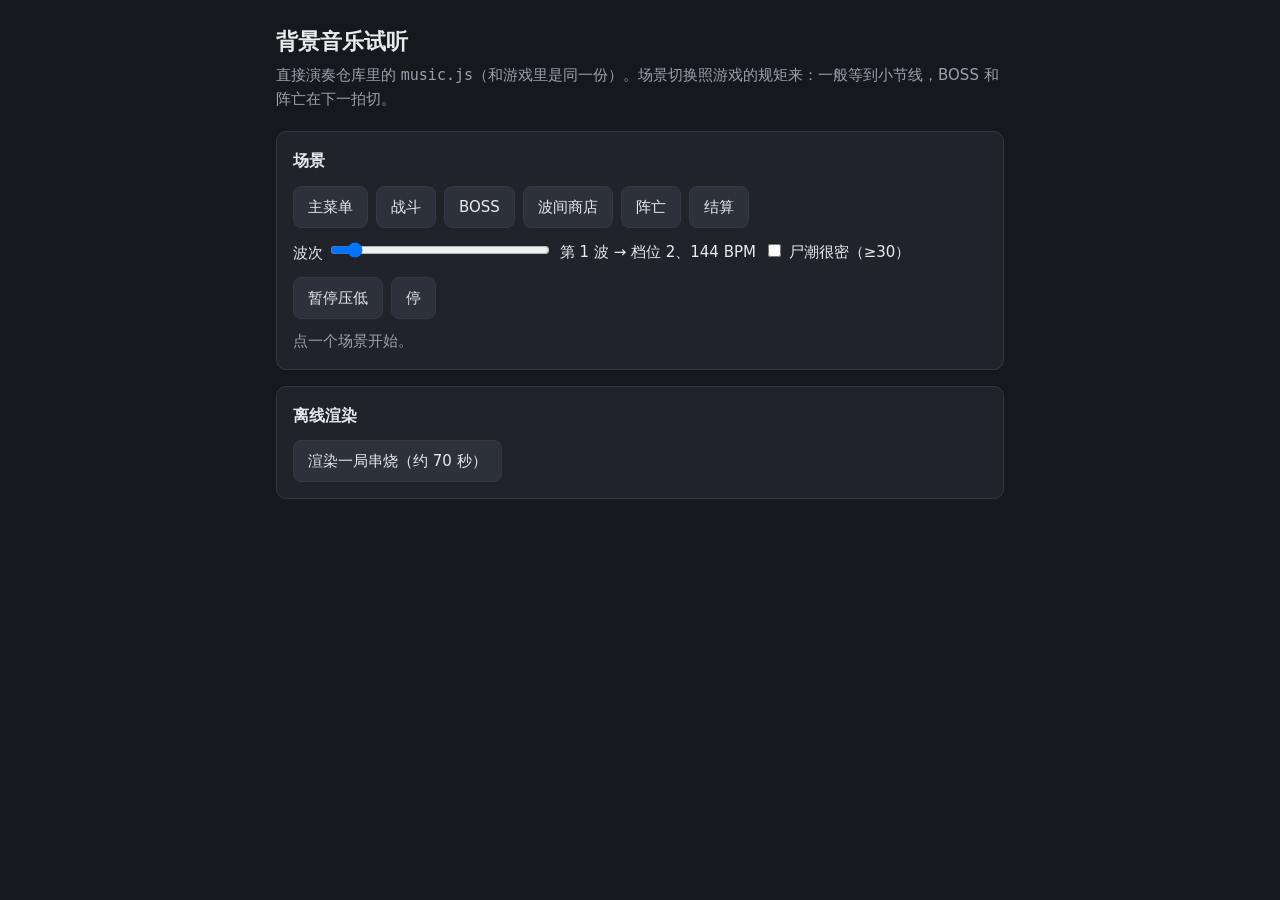
<file: tools/music-preview.html>
<!doctype html>
<html lang="zh-CN">
<head>
<meta charset="utf-8">
<meta name="viewport" content="width=device-width, initial-scale=1">
<title>背景音乐试听</title>
<style>
  :root { --bg:#16181d; --panel:#20232a; --line:#333843; --text:#e8eaee; --dim:#9aa1ad; --accent:#ffcb55; }
  * { box-sizing:border-box; }
  body { margin:0; background:var(--bg); color:var(--text); font:15px/1.6 system-ui, "Microsoft YaHei", sans-serif; }
  main { max-width:760px; margin:0 auto; padding:24px 16px 48px; }
  h1 { font-size:22px; margin:0 0 4px; }
  p.note { color:var(--dim); margin:0 0 20px; }
  section { background:var(--panel); border:1px solid var(--line); border-radius:10px; padding:16px; margin-bottom:16px; }
  h2 { font-size:16px; margin:0 0 12px; }
  .row { display:flex; flex-wrap:wrap; gap:8px; align-items:center; }
  button { background:#2c313b; color:var(--text); border:1px solid var(--line); border-radius:8px; padding:8px 14px; font:inherit; cursor:pointer; }
  button:hover { border-color:var(--accent); }
  button.on { background:var(--accent); color:#1b1d22; border-color:var(--accent); }
  input[type=range] { width:220px; }
  #status { font-family:ui-monospace, Consolas, monospace; color:var(--dim); margin-top:10px; white-space:pre-wrap; }
  a { color:var(--accent); }
</style>
</head>
<body>
<main>
  <h1>背景音乐试听</h1>
  <p class="note">直接演奏仓库里的 <code>music.js</code>（和游戏里是同一份）。场景切换照游戏的规矩来：一般等到小节线，BOSS 和阵亡在下一拍切。</p>

  <section>
    <h2>场景</h2>
    <div class="row" id="scenes"></div>
    <div class="row" style="margin-top:12px">
      <label>波次 <input type="range" id="wave" min="0" max="12" value="1"></label>
      <span id="waveLabel"></span>
      <label><input type="checkbox" id="crowd"> 尸潮很密（≥30）</label>
    </div>
    <div class="row" style="margin-top:12px">
      <button id="pause">暂停压低</button>
      <button id="stop">停</button>
    </div>
    <div id="status">点一个场景开始。</div>
  </section>

  <section>
    <h2>离线渲染</h2>
    <div class="row">
      <button id="renderReel">渲染一局串烧（约 70 秒）</button>
      <span id="renderMsg" class="note"></span>
    </div>
  </section>
</main>

<script src="../music.js"></script>
<script>
'use strict';
const M = window.ZombieMusic;
const SCENE_NAMES = { menu:'主菜单', combat:'战斗', boss:'BOSS', shop:'波间商店', gameover:'阵亡', results:'结算' };
let ac = null, engine = null, raf = 0, scene = null, ducked = false;

// 战斗档位和速度：照抄 script.js 的 musicScene()，改那边记得改这里
function combatOpts(){
  const wave = Number(document.getElementById('wave').value);
  const alive = document.getElementById('crowd').checked ? 30 : 0;
  let level = wave <= 0 ? 1 : wave === 1 ? 2 : 3;
  if (alive >= 12) level = Math.max(level, 3);
  if (wave >= 6 || alive >= 30) level = 4;
  return { level, bpm:144 + Math.min(18, Math.max(0, wave - 1) * 2) };
}
function loop(){
  if (engine && scene){
    engine.setScene(scene, scene === 'combat' ? combatOpts() : {});
    engine.tick();
    const p = engine.playing;
    document.getElementById('status').textContent = p
      ? `${SCENE_NAMES[p.key]} · 第 ${p.bar + 1} 小节 · 档位 ${p.level} · ${p.bpm} BPM`
      : (scene === 'gameover' ? '阵亡收尾放完了（只放一遍）' : '');
  }
  raf = requestAnimationFrame(loop);
}
function play(key){
  if (!ac){
    ac = new (window.AudioContext || window.webkitAudioContext)();
    engine = M.createEngine(ac);
    loop();
  }
  if (ac.state === 'suspended') ac.resume();
  scene = key;
  for (const b of document.querySelectorAll('#scenes button')) b.classList.toggle('on', b.dataset.key === key);
}
for (const key of Object.keys(SCENE_NAMES)){
  const b = document.createElement('button');
  b.textContent = SCENE_NAMES[key]; b.dataset.key = key;
  b.onclick = () => play(key);
  document.getElementById('scenes').appendChild(b);
}
const waveLabel = () => {
  const o = combatOpts();
  document.getElementById('waveLabel').textContent = `第 ${document.getElementById('wave').value} 波 → 档位 ${o.level}、${o.bpm} BPM`;
};
document.getElementById('wave').oninput = waveLabel;
document.getElementById('crowd').onchange = waveLabel;
waveLabel();
document.getElementById('pause').onclick = e => {
  ducked = !ducked; e.target.classList.toggle('on', ducked);
  if (engine) engine.setDuck(ducked);
};
document.getElementById('stop').onclick = () => {
  if (ac) ac.suspend();
  scene = null;
  for (const b of document.querySelectorAll('#scenes button')) b.classList.remove('on');
};

/* ---------- 离线渲染 ----------
   script 里每一段：[持续秒数, 场景, 选项]。按 20 毫秒一帧推时间，和游戏主循环一样每帧 tick 一次 */
const REEL = [
  [8,  'menu'],
  [10, 'combat', { level:2, bpm:144 }],
  [8,  'combat', { level:3, bpm:148 }],
  [10, 'boss'],
  [8,  'shop'],
  [10, 'combat', { level:4, bpm:154 }],
  [5,  'gameover'],
  [10, 'results'],
];
async function render(script, sr = 48000){
  const total = script.reduce((s, [d]) => s + d, 0) + 1;
  const oac = new OfflineAudioContext(2, Math.ceil(total * sr), sr);
  const eng = M.createEngine(oac);
  const marks = [];
  let t = 0;
  for (const [dur, key, opts] of script){
    marks.push({ at:+t.toFixed(3), scene:key, opts:opts || null });
    for (const end = t + dur; t < end; t += 0.02){
      eng.setScene(key, opts || {});
      eng.tick(t);
    }
  }
  const buf = await oac.startRendering();
  return { wav:toWav(buf), marks };
}
function toWav(buf){
  const ch = buf.numberOfChannels, len = buf.length, sr = buf.sampleRate;
  const data = new DataView(new ArrayBuffer(44 + len * ch * 2));
  const str = (o, s) => { for (let i = 0; i < s.length; i++) data.setUint8(o + i, s.charCodeAt(i)); };
  str(0, 'RIFF'); data.setUint32(4, 36 + len * ch * 2, true); str(8, 'WAVE');
  str(12, 'fmt '); data.setUint32(16, 16, true); data.setUint16(20, 1, true); data.setUint16(22, ch, true);
  data.setUint32(24, sr, true); data.setUint32(28, sr * ch * 2, true); data.setUint16(32, ch * 2, true); data.setUint16(34, 16, true);
  str(36, 'data'); data.setUint32(40, len * ch * 2, true);
  const chans = Array.from({ length:ch }, (_, c) => buf.getChannelData(c));
  let o = 44;
  for (let i = 0; i < len; i++) for (let c = 0; c < ch; c++){
    const v = Math.max(-1, Math.min(1, chans[c][i]));
    data.setInt16(o, v < 0 ? v * 0x8000 : v * 0x7fff, true); o += 2;
  }
  return new Blob([data.buffer], { type:'audio/wav' });
}
// 给无头浏览器批量渲染用：返回 base64 的 WAV 和每段的起点
window.renderToBase64 = async (script) => {
  const { wav, marks } = await render(script);
  const bytes = new Uint8Array(await wav.arrayBuffer());
  let bin = '';
  for (let i = 0; i < bytes.length; i += 0x8000) bin += String.fromCharCode.apply(null, bytes.subarray(i, i + 0x8000));
  return { b64:btoa(bin), marks };
};
window.REEL = REEL;
document.getElementById('renderReel').onclick = async () => {
  const msg = document.getElementById('renderMsg');
  msg.textContent = '渲染中…';
  const { wav } = await render(REEL);
  const a = document.createElement('a');
  a.href = URL.createObjectURL(wav); a.download = '背景音乐_一局串烧.wav';
  a.textContent = '下载 WAV'; msg.textContent = '';
  msg.appendChild(a); a.click();
};
</script>
</body>
</html>
</file>
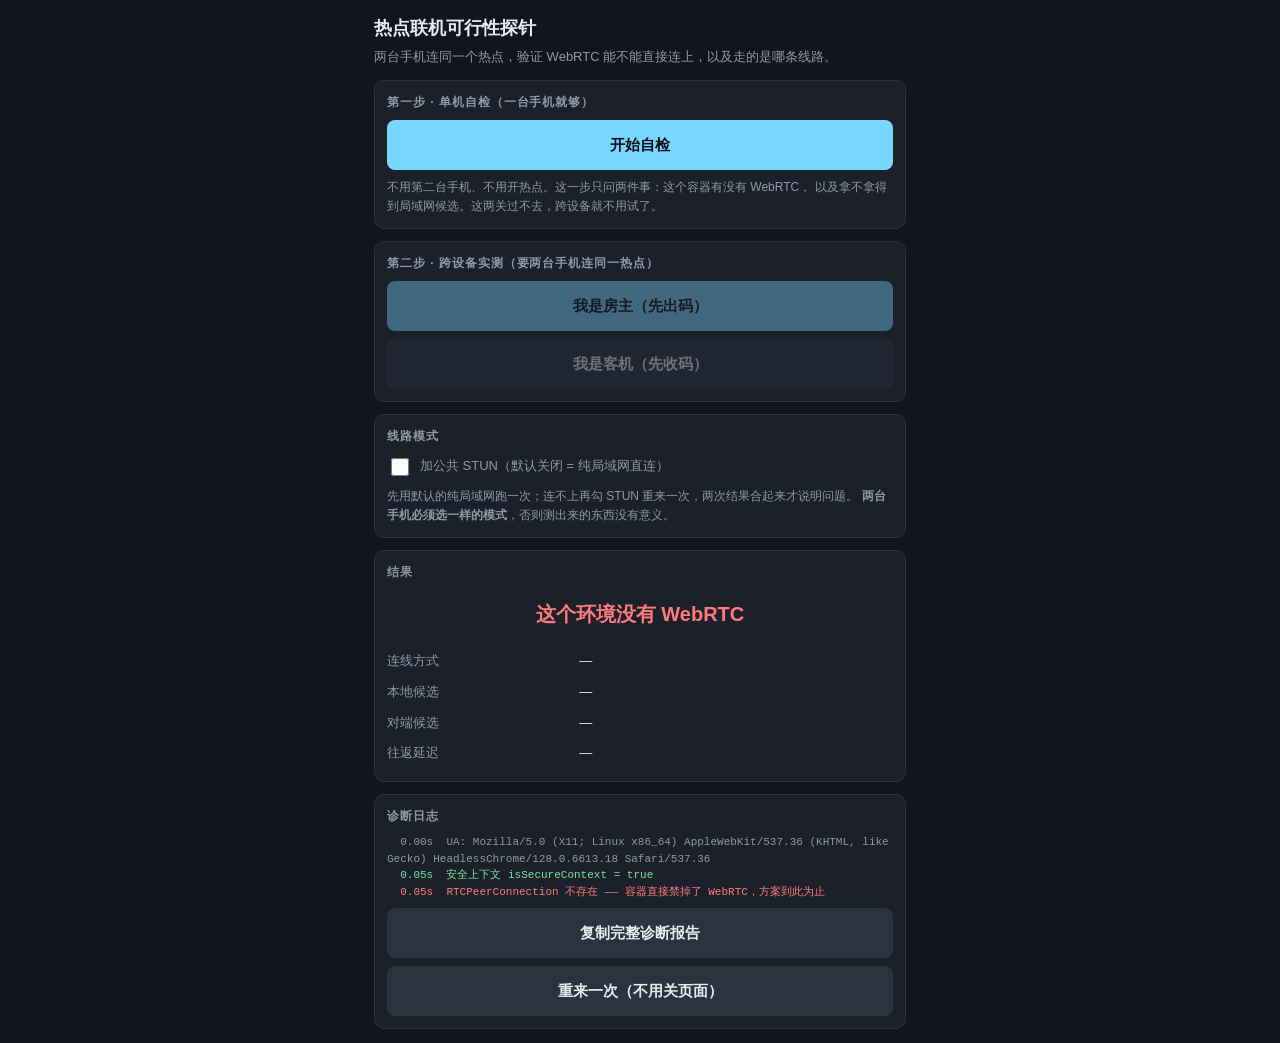
<file: tools/webrtc-probe.html>
<!DOCTYPE html>
<html lang="zh-CN">
<head>
<meta charset="utf-8">
<meta name="viewport" content="width=device-width,initial-scale=1,viewport-fit=cover">
<title>热点联机可行性探针</title>
<style>
  :root{ --bg:#12151b; --card:#1b202a; --line:#2b3340; --fg:#e6ebf2; --dim:#8d99ab;
         --ok:#79e39f; --bad:#ff7a7a; --warn:#ffcb55; --key:#79d7ff; }
  *{ box-sizing:border-box; -webkit-tap-highlight-color:transparent; }
  body{ margin:0; padding:14px; background:var(--bg); color:var(--fg);
        font:15px/1.6 -apple-system,BlinkMacSystemFont,"PingFang SC","Microsoft YaHei",sans-serif;
        display:flex; flex-direction:column; gap:12px; max-width:560px; margin-inline:auto; }
  h1{ font-size:18px; margin:0; }
  .sub{ color:var(--dim); font-size:13px; margin:-8px 0 0; }
  .card{ background:var(--card); border:1px solid var(--line); border-radius:10px;
         padding:12px; display:flex; flex-direction:column; gap:8px; }
  .card h2{ font-size:12px; margin:0; color:var(--dim); font-weight:600; letter-spacing:.08em; }
  button{ font:inherit; font-weight:600; color:#0d1016; background:var(--key); border:0;
          border-radius:8px; padding:13px 14px; width:100%; }
  button.ghost{ background:#2b3340; color:var(--fg); }
  button:disabled{ opacity:.4; }
  :focus-visible{ outline:2px solid var(--key); outline-offset:2px; }
  textarea{ width:100%; height:88px; background:#0d1016; color:var(--fg); border:1px solid var(--line);
            border-radius:8px; padding:10px; font:12px/1.4 ui-monospace,Menlo,Consolas,monospace;
            resize:vertical; }
  label.chk{ display:flex; align-items:center; gap:8px; color:var(--dim); font-size:13px; }
  label.chk input{ width:18px; height:18px; }
  #state{ font-size:20px; font-weight:700; text-align:center; padding:8px 0; }
  .hint{ color:var(--dim); font-size:12px; margin:0; }
  table{ width:100%; border-collapse:collapse; font-size:13px; font-variant-numeric:tabular-nums; }
  td{ padding:5px 0; vertical-align:top; }
  td:first-child{ color:var(--dim); width:38%; }
  #log{ font:11px/1.5 ui-monospace,Menlo,Consolas,monospace; color:var(--dim);
        max-height:210px; overflow:auto; white-space:pre-wrap; word-break:break-all; }
  .ok{ color:var(--ok); } .bad{ color:var(--bad); } .warn{ color:var(--warn); } .key{ color:var(--key); }
  .hidden{ display:none; }
</style>
</head>
<body>

<h1>热点联机可行性探针</h1>
<div class="sub">两台手机连同一个热点，验证 WebRTC 能不能直接连上，以及走的是哪条线路。</div>

<div class="card" id="cardSelf">
  <h2>第一步 · 单机自检（一台手机就够）</h2>
  <button id="btnSelf">开始自检</button>
  <div class="hint" id="selfVerdict">不用第二台手机、不用开热点。这一步只问两件事：这个容器有没有 WebRTC，
    以及拿不拿得到局域网候选。这两关过不去，跨设备就不用试了。</div>
</div>

<div class="card" id="cardRole">
  <h2>第二步 · 跨设备实测（要两台手机连同一热点）</h2>
  <button id="btnHost">我是房主（先出码）</button>
  <button class="ghost" id="btnGuest">我是客机（先收码）</button>
</div>

<!-- 这张卡不随角色隐藏：客机是在粘码那一刻才建连接的，开关藏起来就没法在第二轮改了 -->
<div class="card" id="cardMode">
  <h2>线路模式</h2>
  <label class="chk">
    <input type="checkbox" id="useStun">
    <span>加公共 STUN（默认关闭 = 纯局域网直连）</span>
  </label>
  <div class="hint">先用默认的纯局域网跑一次；连不上再勾 STUN 重来一次，两次结果合起来才说明问题。
    <b>两台手机必须选一样的模式</b>，否则测出来的东西没有意义。</div>
</div>

<div class="card hidden" id="cardOut">
  <h2><span id="outTitle">我的码</span></h2>
  <textarea id="outBox" readonly placeholder="正在收集网络候选…"></textarea>
  <div class="hint" id="outSize"></div>
  <button id="btnCopy">复制，发给对方</button>
</div>

<div class="card hidden" id="cardIn">
  <h2><span id="inTitle">粘贴对方的码</span></h2>
  <textarea id="inBox" placeholder="把对方发来的一长串粘在这里"></textarea>
  <button id="btnApply">确定</button>
</div>

<div class="card">
  <h2>结果</h2>
  <div id="state" class="warn">未开始</div>
  <table>
    <tr><td>连线方式</td><td id="rPath">—</td></tr>
    <tr><td>本地候选</td><td id="rLocal">—</td></tr>
    <tr><td>对端候选</td><td id="rRemote">—</td></tr>
    <tr><td>往返延迟</td><td id="rRtt">—</td></tr>
  </table>
</div>

<div class="card">
  <h2>诊断日志</h2>
  <div id="log"></div>
  <button class="ghost" id="btnReport">复制完整诊断报告</button>
  <button class="ghost" id="btnReset">重来一次（不用关页面）</button>
</div>

<script>
/* 这是一次性诊断页，不是游戏的一部分。它只回答一件事：
   在两台手机连同一个热点时，浏览器/WebView 里的 WebRTC 到底能不能点对点连上，
   以及最终选中的是哪种候选（host = 真局域网直连，srflx = 绕了公网回来，relay = 要中转服务器）。
   信令故意用最笨的复制粘贴（走微信发给对方），因为这一版要测的是网络能力，
   不是扫码体验——少一个变量，失败时就少一个甩锅对象。 */

const $ = id => document.getElementById(id);
const T0 = Date.now();
const logLines = [];

function log(msg, cls){
  const t = ((Date.now() - T0) / 1000).toFixed(2).padStart(6, ' ');
  logLines.push(t + 's  ' + msg);
  const div = document.createElement('div');
  if (cls) div.className = cls;
  div.textContent = t + 's  ' + msg;
  $('log').appendChild(div);
  $('log').scrollTop = $('log').scrollHeight;
}

function setState(text, cls){
  $('state').textContent = text;
  $('state').className = cls || '';
}

/* ---------- base64（UTF-8 安全，微信转发不会吃掉字符） ---------- */
function b64enc(str){
  const bytes = new TextEncoder().encode(str);
  let bin = '';
  for (const b of bytes) bin += String.fromCharCode(b);
  return btoa(bin);
}
function b64dec(b64){
  const bin = atob(String(b64).replace(/\s+/g, ''));
  return new TextDecoder().decode(Uint8Array.from(bin, c => c.charCodeAt(0)));
}

/* ---------- 顺手量一下 SDP 精简后有多大 ----------
   下一版要把码换成二维码，能不能换取决于这个数：标准二维码在手机上能稳拍到的
   大约是 300~500 字节，再多就要密到拍不清。这里只统计不重建，先把账算明白。 */
function essentialSdp(sdp){
  const keep = [];
  for (const line of sdp.split(/\r?\n/)){
    if (/^a=(ice-ufrag|ice-pwd|fingerprint|setup):/.test(line)) keep.push(line.replace(/^a=/, ''));
    else if (/^a=candidate:/.test(line) && / udp /i.test(line)) keep.push(line.replace(/^a=candidate:/, 'c='));
  }
  return keep.join('|');
}
function reportSize(sdp){
  const raw = new TextEncoder().encode(sdp).length;
  const min = new TextEncoder().encode(essentialSdp(sdp)).length;
  const verdict = min <= 500 ? '二维码可行' : min <= 900 ? '二维码勉强（需再压缩）' : '二维码不可行';
  $('outSize').textContent = `原始 ${raw} 字节 → 精简 ${min} 字节 · ${verdict}`;
  log(`SDP 原始 ${raw} 字节，精简后 ${min} 字节 —— ${verdict}`, min <= 500 ? 'ok' : 'warn');
}

/* ---------- 连接 ---------- */
let pc = null, dc = null, isHost = false, statsTimer = null, pingTimer = null, pingSeq = 0;
const rtts = [];

// 国内可用的公共 STUN；只有勾了开关才用。谷歌那台在国内基本连不上，不放。
const STUN = [{ urls: 'stun:stun.miwifi.com:3478' }, { urls: 'stun:stun.qq.com:3478' }];

function createPeer(){
  const useStun = $('useStun').checked;
  // 连接期间锁住模式，免得中途改了把日志搞乱；但失败/重来时必须解锁——
  // 「连不上再勾 STUN 跑一次」正是要在这之后做，锁死了就等于把重试路径堵死。
  $('useStun').disabled = true;
  pc = new RTCPeerConnection({ iceServers: useStun ? STUN : [] });
  log(useStun ? '模式：局域网 + 公共 STUN' : '模式：纯局域网（不配任何 iceServer）', 'key');

  pc.onicecandidate = e => {
    if (!e.candidate){ log('候选收集完毕'); return; }
    const c = e.candidate;
    const mdns = /\.local/i.test(c.address || c.candidate) ? '  ← mDNS 域名' : '';
    log(`候选 ${c.type || '?'} ${c.protocol || ''} ${c.address || ''}${mdns}`);
  };
  pc.onicecandidateerror = e => {
    // STUN 连不上会走这里；纯局域网模式下不该出现
    log(`候选出错 ${e.errorCode} ${e.errorText || ''} (${e.url || ''})`, 'warn');
  };
  pc.onicegatheringstatechange = () => log('gathering: ' + pc.iceGatheringState);
  pc.oniceconnectionstatechange = () => {
    log('ice: ' + pc.iceConnectionState, pc.iceConnectionState === 'failed' ? 'bad' : '');
    if (pc.iceConnectionState === 'failed'){
      setState('连接失败', 'bad');
      $('useStun').disabled = false;      // 失败了就把模式解锁，好让人换一档重来
      log('ICE 失败 —— 点最下面「重来一次」，勾上 STUN 再跑一遍做对比', 'bad');
    }
  };
  pc.onconnectionstatechange = () => log('conn: ' + pc.connectionState);
  return pc;
}

function wireChannel(channel){
  dc = channel;
  dc.onopen = () => {
    setState('已连接', 'ok');
    log('数据通道打开', 'ok');
    startPing();
    pollStats();
    statsTimer = setInterval(pollStats, 2000);
  };
  dc.onclose = () => { setState('通道已关闭', 'bad'); log('数据通道关闭', 'bad'); stopTimers(); };
  dc.onerror = e => log('通道错误 ' + (e.error && e.error.message || ''), 'bad');
  dc.onmessage = e => {
    const msg = String(e.data);
    if (msg.startsWith('PING:')) { dc.send('PONG:' + msg.slice(5)); return; }
    if (msg.startsWith('PONG:')){
      const sent = Number(msg.slice(5).split(':')[1]);
      const rtt = performance.now() - sent;
      rtts.push(rtt);
      const avg = rtts.reduce((a, b) => a + b, 0) / rtts.length;
      $('rRtt').innerHTML = `<span class="ok">${rtt.toFixed(0)} ms</span> · 平均 ${avg.toFixed(0)} ms`
                          + ` · 最小 ${Math.min(...rtts).toFixed(0)} · 最大 ${Math.max(...rtts).toFixed(0)}`
                          + ` · 已收 ${rtts.length}/${pingSeq}`;
    }
  };
}

function startPing(){
  pingTimer = setInterval(() => {
    if (!dc || dc.readyState !== 'open') return;
    dc.send(`PING:${++pingSeq}:${performance.now()}`);
  }, 1000);
}
function stopTimers(){
  clearInterval(statsTimer); clearInterval(pingTimer);
  statsTimer = pingTimer = null;
}

/* 重来一次：不用关页面就能换模式重测。
   之前没有这个，失败之后 useStun 一直是禁用的，「连不上再勾 STUN 跑一次」根本做不到——
   等于把整个对照实验堵死了。 */
function resetProbe(){
  stopTimers();
  for (const obj of [dc, pc]){
    if (!obj) continue;
    obj.onclose = obj.onerror = obj.onmessage = obj.onopen = null;
    obj.oniceconnectionstatechange = obj.onicecandidate = obj.onicecandidateerror = null;
    obj.onicegatheringstatechange = obj.onconnectionstatechange = obj.ondatachannel = null;
    try { obj.close(); } catch (_) {}
  }
  pc = dc = null;
  isHost = false;
  pingSeq = 0;
  rtts.length = 0;

  $('useStun').disabled = false;
  $('btnApply').disabled = false;
  $('cardRole').classList.remove('hidden');
  $('cardOut').classList.add('hidden');
  $('cardIn').classList.add('hidden');
  $('outBox').value = ''; $('inBox').value = ''; $('outSize').textContent = '';
  $('rPath').innerHTML = '—'; delete $('rPath').dataset.v;
  $('rLocal').textContent = '—'; $('rRemote').textContent = '—'; $('rRtt').textContent = '—';
  setState('未开始', 'warn');
  log('—— 已重置。要跑对照实验：先勾/取消 STUN，再选角色 ——', 'key');
}

/* 这是整个探针真正要的答案：选中的候选对是哪一种。
   host ↔ host  = 两台手机在热点内直连，方案成立
   srflx        = 绕到公网又拐回来，能用但依赖运营商 NAT 行为
   relay        = 必须有中转服务器，等于方案不成立 */
async function pollStats(){
  if (!pc) return;
  const stats = await pc.getStats();
  let pair = null;
  stats.forEach(r => {
    if (r.type === 'candidate-pair' && r.state === 'succeeded' && (r.nominated || r.selected)) pair = r;
  });
  if (!pair){
    stats.forEach(r => {
      if (r.type === 'transport' && r.selectedCandidatePairId) pair = stats.get(r.selectedCandidatePairId);
    });
  }
  if (!pair) return;

  const local = stats.get(pair.localCandidateId);
  const remote = stats.get(pair.remoteCandidateId);
  const fmt = c => c ? `${c.candidateType || '?'} ${c.protocol || ''} ${c.address || c.ip || ''}:${c.port || ''}` : '—';
  $('rLocal').textContent = fmt(local);
  $('rRemote').textContent = fmt(remote);

  const type = local && local.candidateType;
  const verdict =
    type === 'host'  ? ['<span class="ok">host ↔ host · 热点内直连，方案成立</span>', 'ok'] :
    type === 'srflx' || type === 'prflx' ? ['<span class="warn">经公网反射（srflx）· 能连但依赖 NAT 行为</span>', 'warn'] :
    type === 'relay' ? ['<span class="bad">relay · 必须中转服务器，方案不成立</span>', 'bad'] :
                       [String(type || '—'), ''];
  if ($('rPath').dataset.v !== String(type)){
    $('rPath').dataset.v = String(type);
    $('rPath').innerHTML = verdict[0];
    log('选中候选对：' + fmt(local) + '  ↔  ' + fmt(remote), verdict[1]);
  }
  if (pair.currentRoundTripTime != null){
    log('ICE 层 RTT ' + (pair.currentRoundTripTime * 1000).toFixed(0) + ' ms');
  }
}

/* ---------- 单机自检：本机两个 PeerConnection 自己连自己 ----------
   跨设备实测要两台手机、一个热点、一个配合的人，成本高。但整条路上最先该被否掉的两件事
   在一台机器上就能问出来：
     1. 这个容器里到底有没有 WebRTC（B站 WebView 可能直接把它关了）
     2. 拿不拿得到 host 候选（拿不到 = 局域网直连没有原料，跨设备必挂）
   自检通过不代表跨设备一定能连（同机 loopback 不经过网络），但自检不过就一定连不上，
   所以它是一道零成本的过滤，先跑它。 */
async function selfCheck(){
  $('btnSelf').disabled = true;
  log('—— 单机自检开始 ——', 'key');

  if (typeof RTCPeerConnection === 'undefined'){
    selfVerdict('这个容器没有 WebRTC，方案到此为止', 'bad');
    return;
  }

  const a = new RTCPeerConnection({ iceServers: [] });
  const b = new RTCPeerConnection({ iceServers: [] });
  const seen = [];
  const bury = () => { try { a.close(); b.close(); } catch (_) {} };

  a.onicecandidate = e => { if (e.candidate){ seen.push(e.candidate); b.addIceCandidate(e.candidate).catch(() => {}); } };
  b.onicecandidate = e => { if (e.candidate){ seen.push(e.candidate); a.addIceCandidate(e.candidate).catch(() => {}); } };

  const opened = new Promise(resolve => {
    const ch = a.createDataChannel('selftest');
    ch.onopen = () => { ch.send('hi'); resolve(true); };
    b.ondatachannel = e => { e.channel.onmessage = () => {}; };
    setTimeout(() => resolve(false), 8000);
  });

  try {
    await a.setLocalDescription(await a.createOffer());
    await b.setRemoteDescription(a.localDescription);
    await b.setLocalDescription(await b.createAnswer());
    await a.setRemoteDescription(b.localDescription);
  } catch (err){
    log('自检握手失败：' + (err.message || err), 'bad');
    selfVerdict('WebRTC 存在但握不上手，方案基本没戏', 'bad');
    bury();
    return;
  }

  const ok = await opened;

  const hosts = seen.filter(c => c.type === 'host');
  const mdns  = hosts.filter(c => /\.local/i.test(c.address || c.candidate || ''));
  const real  = hosts.length - mdns.length;
  log(`候选合计 ${seen.length}：host ${hosts.length}（其中 mDNS 域名 ${mdns.length}、真实 IP ${real}）`);
  for (const c of hosts) log('  host → ' + (c.address || c.candidate));

  if (!ok){
    selfVerdict('数据通道没能打开——这个容器很可能阉割了 WebRTC', 'bad');
  } else if (!hosts.length){
    selfVerdict('通道能开，但一个 host 候选都拿不到：局域网直连没有原料，跨设备大概率失败', 'bad');
  } else if (mdns.length && !real){
    selfVerdict(`通道正常，host 候选 ${hosts.length} 个但全是 mDNS 域名——`
              + '能不能用取决于对端解析得了 .local，必须跨设备实测', 'warn');
  } else {
    selfVerdict(`通道正常，拿到 ${real} 个真实局域网 IP 候选——原料齐了，可以去做跨设备实测`, 'ok');
  }
  bury();
}

function selfVerdict(text, cls){
  $('selfVerdict').textContent = text;
  $('selfVerdict').className = 'hint ' + cls;
  log('自检结论：' + text, cls);
}

/* 不用 trickle：等候选收齐（或超时）再一次性出码，这样一来一回两条码就够了 */
function waitForGathering(timeoutMs){
  return new Promise(resolve => {
    if (pc.iceGatheringState === 'complete') return resolve();
    const done = () => { clearTimeout(timer); pc.removeEventListener('icegatheringstatechange', check); resolve(); };
    const check = () => { if (pc.iceGatheringState === 'complete') done(); };
    const timer = setTimeout(() => { log('候选收集超时，用已有的先发', 'warn'); done(); }, timeoutMs);
    pc.addEventListener('icegatheringstatechange', check);
  });
}

async function publishLocal(kind){
  await waitForGathering($('useStun').checked ? 6000 : 3000);
  const sdp = pc.localDescription.sdp;
  reportSize(sdp);
  $('outBox').value = b64enc(JSON.stringify({ t: kind, sdp }));
  log(kind === 'offer' ? '邀请码已生成，发给对方' : '应答码已生成，发回给房主', 'key');
}

async function startHost(){
  isHost = true;
  $('cardRole').classList.add('hidden');
  $('cardOut').classList.remove('hidden');
  $('outTitle').textContent = '① 我的邀请码 —— 发给对方';
  $('inTitle').textContent = '② 粘贴对方发回的应答码';
  setState('正在收集候选…', 'warn');
  createPeer();
  wireChannel(pc.createDataChannel('probe', { ordered: true }));
  await pc.setLocalDescription(await pc.createOffer());
  await publishLocal('offer');
  $('cardIn').classList.remove('hidden');
  setState('等对方的应答码', 'warn');
}

function startGuest(){
  $('cardRole').classList.add('hidden');
  $('cardIn').classList.remove('hidden');
  $('inTitle').textContent = '① 粘贴房主发来的邀请码';
  $('outTitle').textContent = '② 我的应答码 —— 发回给房主';
  setState('等房主的邀请码', 'warn');
}

async function applyRemote(){
  let payload;
  try { payload = JSON.parse(b64dec($('inBox').value)); }
  catch (_) { log('这串码读不出来，八成是复制时漏了一截', 'bad'); setState('码不完整', 'bad'); return; }

  $('btnApply').disabled = true;
  try {
    if (payload.t === 'offer'){
      if (isHost) throw new Error('房主不该收邀请码——对方也点了房主？让一个人改成客机');
      createPeer();
      pc.ondatachannel = e => wireChannel(e.channel);
      await pc.setRemoteDescription({ type: 'offer', sdp: payload.sdp });
      log('已读入邀请码，开始生成应答');
      setState('正在收集候选…', 'warn');
      await pc.setLocalDescription(await pc.createAnswer());
      $('cardOut').classList.remove('hidden');
      await publishLocal('answer');
      setState('把应答码发回去，等对方粘贴', 'warn');
    } else if (payload.t === 'answer'){
      if (!pc) throw new Error('还没生成邀请码就收到了应答码——先点「我是房主」');
      await pc.setRemoteDescription({ type: 'answer', sdp: payload.sdp });
      log('已读入应答码，开始打洞');
      setState('连接中…', 'warn');
    } else {
      throw new Error('码的类型不认识：' + payload.t);
    }
  } catch (err){
    log(err.message || String(err), 'bad');
    setState('这一步没走通', 'bad');
    $('btnApply').disabled = false;
  }
}

/* ---------- 复制：execCommand 兜底，WebView 里 clipboard API 常被拦 ---------- */
async function copyText(text, okMsg){
  try { await navigator.clipboard.writeText(text); log(okMsg, 'ok'); return; }
  catch (_) {}
  const ta = document.createElement('textarea');
  ta.value = text; ta.style.position = 'fixed'; ta.style.opacity = '0';
  document.body.appendChild(ta); ta.select();
  const ok = document.execCommand('copy');
  document.body.removeChild(ta);
  log(ok ? okMsg + '（走的兜底通道）' : '复制被拦了，请手动长按选中文本框', ok ? 'ok' : 'bad');
}

$('btnReset').onclick = resetProbe;
$('btnSelf').onclick = selfCheck;
$('btnHost').onclick = startHost;
$('btnGuest').onclick = startGuest;
$('btnApply').onclick = applyRemote;
$('btnCopy').onclick = () => copyText($('outBox').value, '已复制，发给对方');
$('btnReport').onclick = () => {
  const head = [
    '=== 热点联机探针报告 ===',
    '自检: ' + $('selfVerdict').textContent.trim(),
    '角色: ' + (isHost ? '房主' : '客机'),
    'STUN: ' + ($('useStun').checked ? '开' : '关'),
    '连线方式: ' + $('rPath').textContent,
    '本地候选: ' + $('rLocal').textContent,
    '对端候选: ' + $('rRemote').textContent,
    '延迟: ' + $('rRtt').textContent,
    'UA: ' + navigator.userAgent,
    '安全上下文: ' + window.isSecureContext,
    '页面地址: ' + location.href,
    '--- 日志 ---',
  ].join('\n');
  copyText(head + '\n' + logLines.join('\n'), '报告已复制，发给开发');
};

log('UA: ' + navigator.userAgent);
log('安全上下文 isSecureContext = ' + window.isSecureContext, window.isSecureContext ? 'ok' : 'bad');
if (!window.isSecureContext){
  setState('当前页面不是 HTTPS', 'bad');
  log('WebRTC 只在安全上下文里工作，这个地址测不了，换 https 打开', 'bad');
}
if (typeof RTCPeerConnection === 'undefined'){
  setState('这个环境没有 WebRTC', 'bad');
  log('RTCPeerConnection 不存在 —— 容器直接禁掉了 WebRTC，方案到此为止', 'bad');
  $('btnHost').disabled = $('btnGuest').disabled = true;
}
</script>
</body>
</html>
</file>
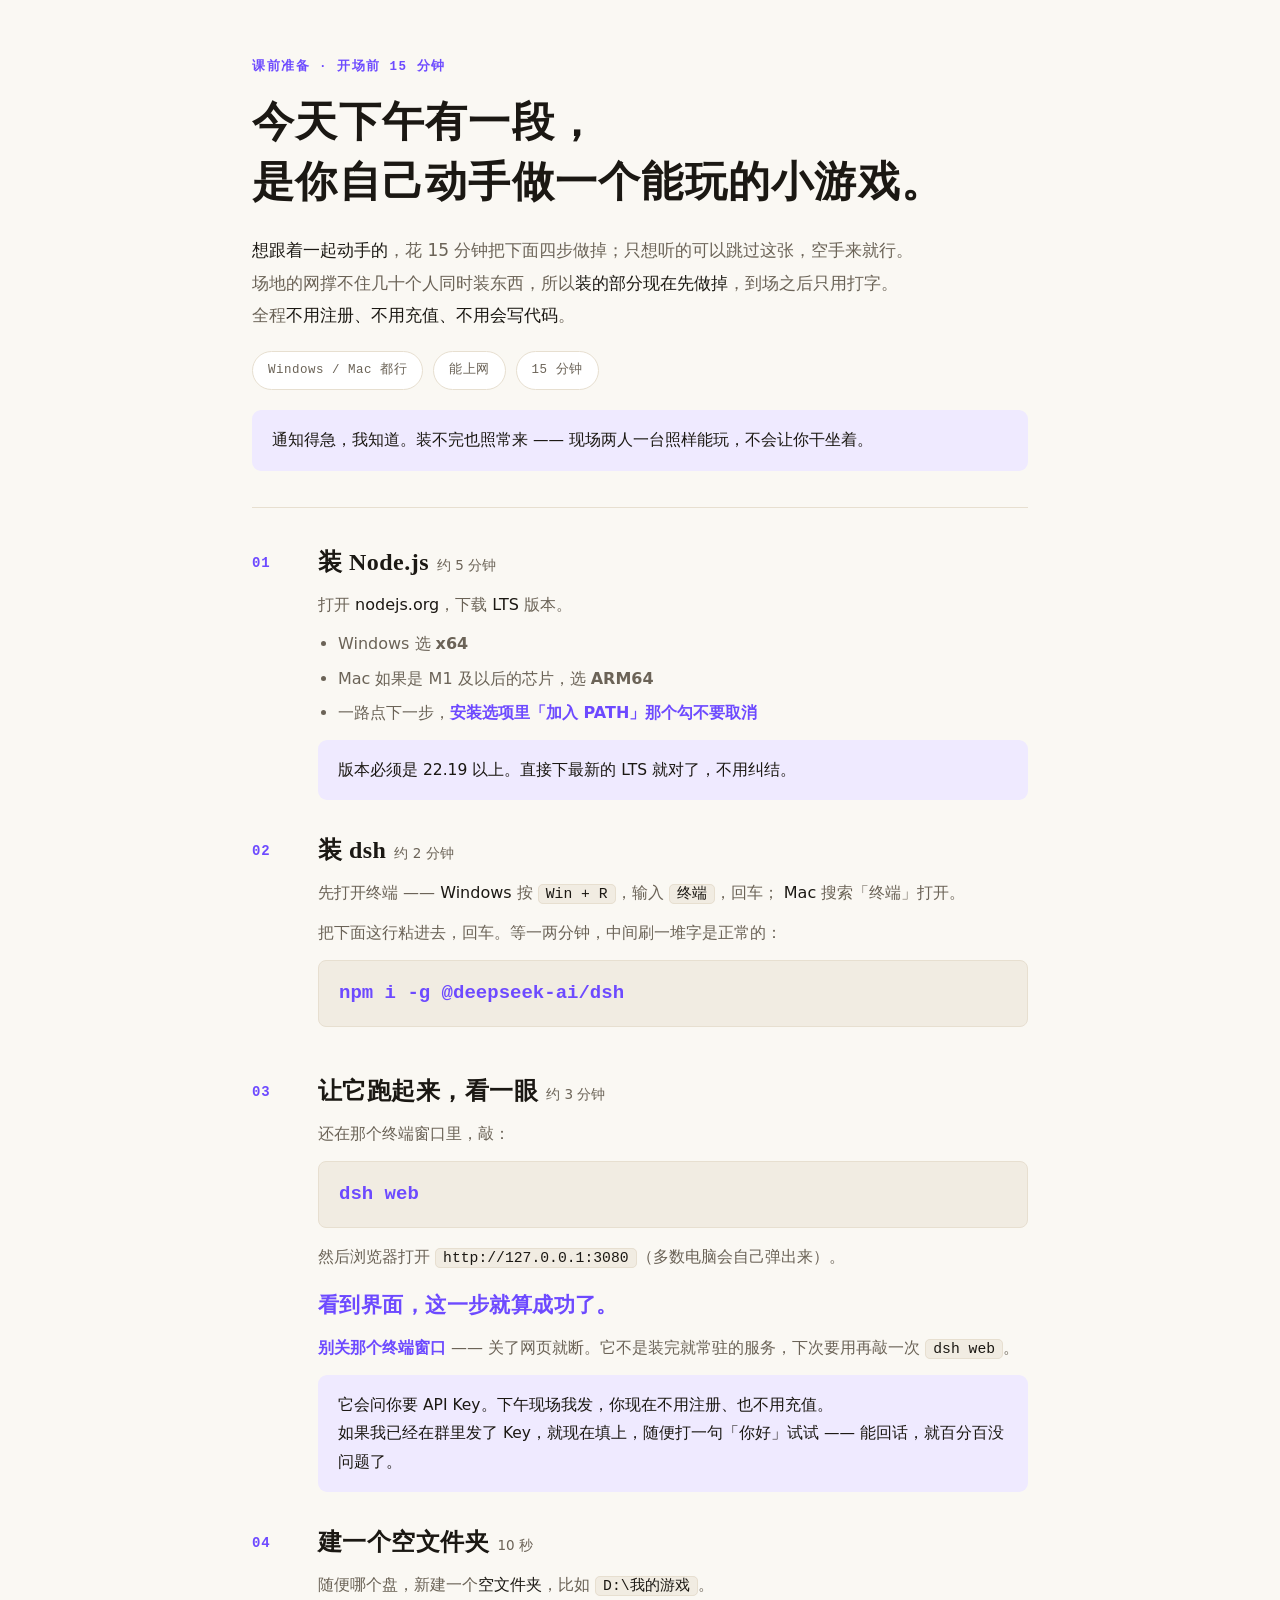
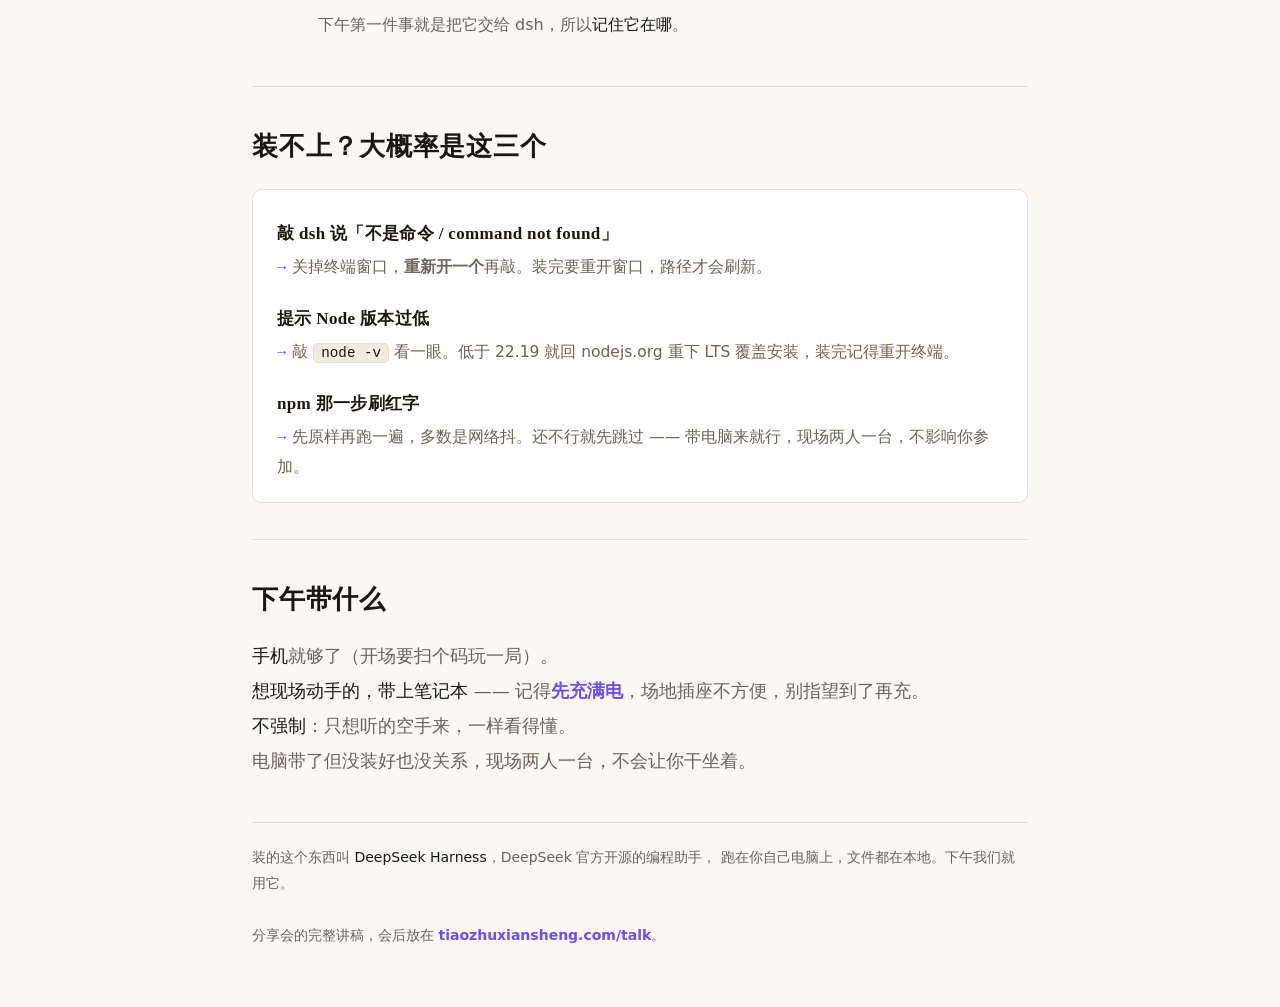
<file: docs/talk/课前准备.html>
<!doctype html>
<html lang="zh-CN">
<head>
<meta charset="utf-8">
<meta name="viewport" content="width=device-width,initial-scale=1">
<title>课前准备 · 今天下午的分享会</title>
<!-- 不引 Google Fonts：这一页要发到几十台国内手机上，跨境的样式表是渲染阻塞的。
     下面的字体栈全走系统自带字：iOS/Mac 宋体+苹方，Windows 宋体+雅黑，安卓落系统默认。 -->
<style>
/* 蛛网之上设计令牌（同演示稿）。这一页是给微信群截长图用的，固定浅色。 */
:root{
  --paper:#faf8f3; --paper-2:#ffffff; --paper-3:#f1ece2;
  --ink:#1b1813; --ink-soft:#6b6357; --line:#e7dfd0;
  --accent:#6d4aff; --accent-soft:#efeaff;
  --serif:"Songti SC","Noto Serif SC","Source Han Serif SC",STSong,SimSun,Georgia,serif;
  --sans:"PingFang SC","Noto Sans SC","Source Han Sans SC","Microsoft YaHei","HarmonyOS Sans SC",system-ui,sans-serif;
  --mono:"JetBrains Mono","SF Mono",Consolas,"Cascadia Mono",monospace;
}
*{box-sizing:border-box}
body{margin:0;background:var(--paper);color:var(--ink);font-family:var(--sans);
  font-weight:300;line-height:1.85;-webkit-font-smoothing:antialiased}
.page{max-width:880px;margin:0 auto;padding:56px 52px 64px;background:var(--paper)}

.eyebrow{font-family:var(--mono);font-size:12.5px;letter-spacing:.12em;color:var(--accent);font-weight:700}
h1{font-family:var(--serif);font-weight:700;font-size:42px;line-height:1.42;letter-spacing:.03em;margin:14px 0 0}
.intro{font-size:17px;line-height:1.9;color:var(--ink-soft);margin-top:22px}
.intro strong{color:var(--ink);font-weight:500}
hr{border:0;border-top:1px solid var(--line);margin:36px 0}

.need{display:flex;gap:10px;flex-wrap:wrap;margin-top:20px}
.need span{font-family:var(--mono);font-size:12.5px;letter-spacing:.04em;border:1px solid var(--line);
  border-radius:999px;padding:7px 15px;color:var(--ink-soft);background:var(--paper-2)}

.step{display:grid;grid-template-columns:46px minmax(0,1fr);gap:20px;margin:32px 0 0;align-items:start}
.step .n{font-family:var(--mono);font-size:14px;font-weight:700;color:var(--accent);letter-spacing:.06em;padding-top:7px}
.step h2{font-family:var(--serif);font-weight:700;font-size:24px;line-height:1.5;margin:0 0 10px;letter-spacing:.02em}
.step h2 small{font-family:var(--sans);font-size:13.5px;font-weight:300;color:var(--ink-soft);letter-spacing:0;margin-left:8px}
.step p{margin:0 0 10px;font-size:16px;color:var(--ink-soft)}
.step p strong,.note strong{color:var(--ink);font-weight:500}
.step ul{margin:8px 0 12px;padding-left:20px;font-size:16px;color:var(--ink-soft)}
.step li{margin:5px 0}
b.hot{color:var(--accent);font-weight:700}

code.cmd{display:block;font-family:var(--mono);font-size:19px;font-weight:700;color:var(--accent);
  background:var(--paper-3);border:1px solid var(--line);border-radius:8px;padding:15px 20px;margin:12px 0 14px;
  word-break:break-all}
code.inl{font-family:var(--mono);font-size:.92em;font-weight:500;background:var(--paper-3);
  border:1px solid var(--line);border-radius:5px;padding:1px 7px;color:var(--ink);
  overflow-wrap:anywhere;word-break:break-word}

.note{background:var(--accent-soft);border-radius:9px;padding:16px 20px;font-size:15.5px;
  line-height:1.82;color:var(--ink);margin:12px 0 0}
.ok{font-family:var(--serif);font-weight:700;font-size:21px;color:var(--accent);margin:14px 0 8px;letter-spacing:.02em}

.fix{border:1px solid var(--line);border-radius:10px;background:var(--paper-2);padding:8px 24px 20px;margin-top:18px}
.fix h3{font-family:var(--serif);font-size:17px;font-weight:700;margin:20px 0 4px;letter-spacing:.02em}
.fix p{margin:0;font-size:15.5px;color:var(--ink-soft)}
.fix .arrow{color:var(--accent);font-family:var(--mono);font-weight:700;margin-right:6px}

.bring{font-size:18px;line-height:1.95;color:var(--ink-soft);margin-top:14px}
.bring strong{color:var(--ink);font-weight:500}
footer{margin-top:44px;padding-top:22px;border-top:1px solid var(--line);
  font-size:14px;line-height:1.85;color:var(--ink-soft)}
@media (max-width:640px){
  .page{padding:32px 18px 44px}
  h1{font-size:27px;line-height:1.5}
  .step{grid-template-columns:30px minmax(0,1fr);gap:10px}
  .step h2{font-size:20px}
  .step h2 small{display:block;margin:2px 0 0}
  code.cmd{font-size:16px;padding:13px 15px}
  .fix{padding:4px 16px 16px}
  h2[style]{font-size:22px!important}
}
</style>
</head>
<body>
<div class="page">

  <div class="eyebrow">课前准备 · 开场前 15 分钟</div>
  <h1>今天下午有一段，<br>是你自己动手做一个能玩的小游戏。</h1>

  <div class="intro">
    <strong>想跟着一起动手的</strong>，花 15 分钟把下面四步做掉；只想听的可以跳过这张，空手来就行。<br>
    场地的网撑不住几十个人同时装东西，所以<strong>装的部分现在先做掉</strong>，到场之后只用打字。<br>
    全程<strong>不用注册、不用充值、不用会写代码</strong>。
  </div>

  <div class="need"><span>Windows / Mac 都行</span><span>能上网</span><span>15 分钟</span></div>
  <div class="note" style="margin-top:20px">通知得急，我知道。<strong>装不完也照常来</strong> —— 现场两人一台照样能玩，不会让你干坐着。</div>

  <hr>

  <div class="step">
    <div class="n">01</div>
    <div>
      <h2>装 Node.js<small>约 5 分钟</small></h2>
      <p>打开 <strong>nodejs.org</strong>，下载 <strong>LTS</strong> 版本。</p>
      <ul>
        <li>Windows 选 <strong>x64</strong></li>
        <li>Mac 如果是 M1 及以后的芯片，选 <strong>ARM64</strong></li>
        <li>一路点下一步，<b class="hot">安装选项里「加入 PATH」那个勾不要取消</b></li>
      </ul>
      <div class="note">版本必须是 <strong>22.19 以上</strong>。直接下最新的 LTS 就对了，不用纠结。</div>
    </div>
  </div>

  <div class="step">
    <div class="n">02</div>
    <div>
      <h2>装 dsh<small>约 2 分钟</small></h2>
      <p>先打开终端 —— <strong>Windows</strong> 按 <code class="inl">Win + R</code>，输入 <code class="inl">终端</code>，回车；
      <strong>Mac</strong> 搜索「终端」打开。</p>
      <p>把下面这行粘进去，回车。等一两分钟，中间刷一堆字是正常的：</p>
      <code class="cmd">npm i -g @deepseek-ai/dsh</code>
    </div>
  </div>

  <div class="step">
    <div class="n">03</div>
    <div>
      <h2>让它跑起来，看一眼<small>约 3 分钟</small></h2>
      <p>还在那个终端窗口里，敲：</p>
      <code class="cmd">dsh web</code>
      <p>然后浏览器打开 <code class="inl">http://127.0.0.1:3080</code>（多数电脑会自己弹出来）。</p>
      <div class="ok">看到界面，这一步就算成功了。</div>
      <p><b class="hot">别关那个终端窗口</b> —— 关了网页就断。它不是装完就常驻的服务，下次要用再敲一次 <code class="inl">dsh web</code>。</p>
      <div class="note">
        它会问你要 <strong>API Key</strong>。<strong>下午现场我发，你现在不用注册、也不用充值。</strong><br>
        如果我已经在群里发了 Key，就现在填上，随便打一句「你好」试试 —— 能回话，就百分百没问题了。
      </div>
    </div>
  </div>

  <div class="step">
    <div class="n">04</div>
    <div>
      <h2>建一个空文件夹<small>10 秒</small></h2>
      <p>随便哪个盘，新建一个<strong>空文件夹</strong>，比如 <code class="inl">D:\我的游戏</code>。</p>
      <p>下午第一件事就是把它交给 dsh，所以<strong>记住它在哪</strong>。</p>
    </div>
  </div>

  <hr>

  <h2 style="font-family:var(--serif);font-size:26px;font-weight:700;letter-spacing:.03em;margin:0">装不上？大概率是这三个</h2>
  <div class="fix">
    <h3>敲 dsh 说「不是命令 / command not found」</h3>
    <p><span class="arrow">→</span>关掉终端窗口，<strong>重新开一个</strong>再敲。装完要重开窗口，路径才会刷新。</p>
    <h3>提示 Node 版本过低</h3>
    <p><span class="arrow">→</span>敲 <code class="inl">node -v</code> 看一眼。低于 22.19 就回 nodejs.org 重下 LTS 覆盖安装，装完记得重开终端。</p>
    <h3>npm 那一步刷红字</h3>
    <p><span class="arrow">→</span>先原样再跑一遍，多数是网络抖。还不行就先跳过 —— 带电脑来就行，现场两人一台，不影响你参加。</p>
  </div>

  <hr>

  <h2 style="font-family:var(--serif);font-size:26px;font-weight:700;letter-spacing:.03em;margin:0">下午带什么</h2>
  <div class="bring">
    <strong>手机</strong>就够了（开场要扫个码玩一局）。<br>
    <strong>想现场动手的，带上笔记本</strong> —— 记得<b class="hot">先充满电</b>，场地插座不方便，别指望到了再充。<br>
    <strong>不强制</strong>：只想听的空手来，一样看得懂。<br>
    电脑带了但没装好也没关系，现场两人一台，不会让你干坐着。
  </div>

  <footer>
    装的这个东西叫 <strong style="color:var(--ink);font-weight:500">DeepSeek Harness</strong>，DeepSeek 官方开源的编程助手，
    跑在你自己电脑上，文件都在本地。下午我们就用它。<br><br>分享会的完整讲稿，会后放在 <strong style="color:var(--accent)">tiaozhuxiansheng.com/talk</strong>。
  </footer>

</div>
</body>
</html>
</file>
<file: style.css>
/* 安全区两个来源：站外浏览器只有 env()，B 站 App 内还有 Toy SDK 报回来的容器安全区。
     WebView 里 env() 常年读出 0（我们并不是那个真正贴着屏幕边的元素），
     顶部栏就这么压在画面上。所以下面一律用这四个 var，两个来源谁大听谁的；
     --sa-* 由 script.js 的容器状态那一节写入，站外环境保持 0，样式一个字都不用改。 */
  :root { --sa-top:0px; --sa-right:0px; --sa-bottom:0px; --sa-left:0px;
    --pad-top:max(env(safe-area-inset-top), var(--sa-top));
    --pad-right:max(env(safe-area-inset-right), var(--sa-right));
    --pad-bottom:max(env(safe-area-inset-bottom), var(--sa-bottom));
    --pad-left:max(env(safe-area-inset-left), var(--sa-left)); }
  /* 手机长按会弹出「选择/全选/拷贝」气泡、放大镜和图片保存菜单，
     而本作「按住右半屏 = 开火」正是一次长按，两者会打架：一边射击一边选文字。
     全局禁掉长按菜单与文字选择；输入框单独放行，联机大厅还要能打字粘贴。 */
  * { margin:0; padding:0; box-sizing:border-box; -webkit-tap-highlight-color:transparent;
    -webkit-touch-callout:none; -webkit-user-select:none; -moz-user-select:none;
    -ms-user-select:none; user-select:none; }
  input, textarea { -webkit-user-select:text; -moz-user-select:text;
    -ms-user-select:text; user-select:text; }
  img { -webkit-user-drag:none; }
  html,body { width:100%; height:100%; background:#0b0d10; overflow:hidden; touch-action:none;
    overscroll-behavior:none;
    font-family:"PingFang SC","Microsoft YaHei","Noto Sans SC",sans-serif; }
  /* touch-action 只写在 html/body 上不够保险：WKWebView（B 站 App）里宿主自己有一层滚动视图，
     手势被它抢走就是一发 touchcancel，摇杆当场断，人就走不动了。
     游戏这几层各自再声明一次，配合 JS 里的 preventDefault 一起把手势钉死在页面内。 */
  #wrap, canvas#game, #touchUI, #touchGuide,
  #swapBtn, #ultBtn, #pauseBtn { touch-action:none; }
  #wrap { position:fixed; left:0; top:0; width:100vw; height:100vh; height:100dvh;
    display:flex; align-items:center; justify-content:center; box-sizing:border-box;
    padding: var(--pad-top) var(--pad-right) var(--pad-bottom) var(--pad-left); }
  canvas#game { background:#d9cdb4; box-shadow:0 0 80px rgba(0,0,0,.9); }
  /* 这几层是要能上下滑的：html/body 上的 touch-action:none 是为了钉住游戏手势，
     但 iOS 会把它一路继承下来，结果长内容的弹层在手机上滑不动——
     「玩法说明」底部的『触屏诊断』因此谁也点不到（2026-08-21 真机反馈）。
     这里显式把纵向平移放回来。 */
  .screen, #shop { touch-action:pan-y; -webkit-overflow-scrolling:touch; overscroll-behavior:contain; }
  .screen { position:fixed; inset:0; display:flex; flex-direction:column; align-items:center;
    justify-content:center; background:rgba(14,12,9,.9); z-index:10; color:#e8e4d8; text-align:center;
    overflow-y:auto; padding: max(12px,var(--pad-top)) max(12px,var(--pad-right)) max(12px,var(--pad-bottom)) max(12px,var(--pad-left)); }
  .hidden { display:none !important; }
  h1.logo { font-size:min(11vw,72px); font-weight:900; letter-spacing:.08em; line-height:1.1;
    color:#f2efe4; text-shadow:0 4px 0 #6e1313, 0 8px 0 #2a0707, 0 12px 24px rgba(0,0,0,.8); }
  h1.logo span { color:#e03c31; }
  .sub { margin-top:10px; font-size:min(3.6vw,16px); letter-spacing:.5em; color:#9c947f; }
  .btn { margin-top:14px; padding:14px 52px; font-size:min(5vw,22px); font-weight:800;
    color:#f2efe4; background:#1d2126; border:3px solid #3a4048; cursor:pointer;
    letter-spacing:.3em; text-indent:.3em; box-shadow:0 5px 0 #000; transition:transform .05s; }
  .btn:hover { background:#e03c31; border-color:#ff8a7a; }
  .btn:active { transform:translateY(4px); box-shadow:0 1px 0 #000; }
  .btn.minor { font-size:min(3.8vw,15px); padding:10px 34px; opacity:.9; }
  .help-box { max-width:640px; width:92%; background:#15130f; border:3px solid #4a4438;
    padding:26px 30px; text-align:left; font-size:min(3.8vw,15.5px); line-height:2.05; color:#d8d2c2; }
  .help-box h2 { color:#f2efe4; font-size:min(5vw,20px); margin-bottom:10px; letter-spacing:.2em; }
  .help-box b { color:#ffb33e; font-weight:700; }
  /* 手机第一屏只放这四行，其余折叠 */
  .help-quick .hq-row { display:grid; grid-template-columns:4.6em minmax(0,1fr); gap:10px;
    align-items:baseline; padding:6px 0; line-height:1.7; }
  .help-quick .hq-k { color:#ffb33e; font-weight:700; letter-spacing:.06em; }
  .help-quick .hq-tip { margin-top:8px; color:#9c947f; font-size:.92em; line-height:1.7; }
  .help-box details { border-top:1px solid #3a352a; }
  .help-box details > summary { cursor:pointer; list-style:none; padding:12px 0 10px;
    color:#f2efe4; font-weight:700; letter-spacing:.1em; display:flex; align-items:center; gap:9px;
    font-size:min(4.2vw,16px); }
  .help-box details > summary::-webkit-details-marker { display:none; }
  .help-box details > summary::before { content:"▸"; font-size:.72em; color:#ffb33e;
    transition:transform .16s ease; }
  .help-box details[open] > summary::before { transform:rotate(90deg); }
  .help-box details[open] > summary { color:#ffb33e; }
  .help-box details > *:not(summary) { display:block; padding:0 0 14px; }
  kbd { display:inline-block; min-width:26px; padding:1px 7px; margin:0 2px; text-align:center;
    background:#26221a; border:1px solid #57503f; border-bottom-width:3px; border-radius:4px;
    color:#f2efe4; font-family:inherit; font-size:.9em; }
  .stats { margin:18px 0 6px; font-size:min(4.4vw,19px); line-height:2.1; color:#d8d2c2; }
  .stats em { font-style:normal; color:#ffb33e; font-weight:800; font-size:1.25em; margin-left:8px; }
  .deadtitle { font-size:min(12vw,64px); font-weight:900; color:#e03c31; letter-spacing:.15em;
    text-shadow:0 5px 0 #2a0707; }
  .tip { margin-top:22px; font-size:12.5px; color:#7d7665; letter-spacing:.15em; }
  /* ---------- 主菜单美化 ---------- */
  #menu { background:
      radial-gradient(ellipse at 50% 26%, rgba(224,60,49,.18), transparent 56%),
      radial-gradient(ellipse at 18% 86%, rgba(57,255,136,.06), transparent 45%),
      linear-gradient(180deg, #15171c 0%, #0b0d10 58%, #170c0c 100%); }
  #menu::before { content:""; position:absolute; inset:0; pointer-events:none;
    background:repeating-linear-gradient(0deg, rgba(255,255,255,.025) 0 1px, transparent 1px 4px); }
  #menu::after { content:""; position:absolute; inset:0; pointer-events:none;
    box-shadow:inset 0 0 180px rgba(0,0,0,.85); }
  #menu > * { position:relative; z-index:1; }
  /* 上一条会把装饰僵尸也改成 relative，四个 emoji 就挤进排版流里、把整块内容往下顶（首页要滚动的主因）；
     装饰层必须脱离文档流 */
  #menu > .float-z { position:absolute; }
  #menu h1.logo { animation: logoIn .7s cubic-bezier(.2,1.5,.4,1) both; }
  #menu h1.logo span { animation: flick 3.6s infinite; }
  @keyframes logoIn { from { transform:translateY(-46px) scale(.82); opacity:0; } }
  @keyframes flick { 0%,91%,95%,100%{opacity:1} 93%{opacity:.5} }
  .badges { display:flex; gap:12px; margin-top:20px; flex-wrap:wrap; justify-content:center; }
  .badge { padding:6px 16px; border:2px solid #57503f; background:rgba(38,34,26,.72);
    font-size:13px; color:#d8d2c2; letter-spacing:.14em; box-shadow:0 3px 0 #000; }
  .badge b { color:#ffb33e; font-size:1.15em; margin-right:2px; }
  #btnStart { background:linear-gradient(180deg,#e03c31,#9c1f17); border-color:#ff8a7a;
    animation:btnPulse 1.7s ease-in-out infinite; }
  #btnStart:hover { background:linear-gradient(180deg,#ff5a4d,#b8281d); }
  #btnOnline { margin-top:10px; background:linear-gradient(180deg,#273e49,#17242b);
    border-color:#5e8795; animation:none; }
  #btnOnline:hover { background:linear-gradient(180deg,#3b6675,#223b45); border-color:#86c2d4; }
  @keyframes btnPulse { 50% { box-shadow:0 5px 0 #000, 0 0 28px rgba(224,60,49,.55); } }
  /* ---------- 主菜单布局：一屏放完，不用滚 ---------- */
  .menu-play { display:flex; gap:14px; justify-content:center; margin-top:26px; width:min(560px,100%); }
  .menu-play .btn { flex:1 1 0; margin:0; padding:14px 10px; white-space:nowrap; }
  #menu #btnOnline { margin-top:0; }
  .menu-set { display:grid; grid-template-columns:repeat(3,minmax(0,1fr)); gap:10px;
    width:min(680px,100%); margin-top:22px; padding-top:18px; border-top:1px solid rgba(87,80,63,.45); }
  .menu-set .btn.minor, .menu-links .btn.minor { margin:0; padding:10px 8px; font-size:14px;
    letter-spacing:.08em; text-indent:0; white-space:nowrap; overflow:hidden; text-overflow:ellipsis;
    box-shadow:0 3px 0 #000; }
  .menu-links { display:flex; gap:10px; justify-content:center; margin-top:12px; }
  .menu-links .btn.minor { padding:7px 22px; font-size:13px; background:transparent; border-width:2px; }
  #menu .tip { margin-top:16px; }
  /* 手机竖屏：设置两列，徽章收小排一行 */
  @media (max-width:560px) {
    .badges { gap:6px; margin-top:14px; flex-wrap:nowrap; }
    .badge { padding:4px 8px; font-size:11px; letter-spacing:.06em; }
    .menu-play { margin-top:20px; gap:10px; }
    .menu-play .btn { padding:13px 4px; font-size:17px; letter-spacing:.16em; text-indent:.16em; }
    .menu-set { grid-template-columns:repeat(2,minmax(0,1fr)); gap:8px; margin-top:16px; padding-top:14px; }
    .menu-set .btn.minor { font-size:13px; padding:10px 4px; letter-spacing:.04em; }
    #menu .tip { font-size:11.5px; letter-spacing:.06em; line-height:1.7; }
  }
  /* 中等高度（1366×768 笔记本、小屏手机竖屏）：收紧纵向间距 */
  @media (max-height:820px) {
    #menu h1.logo { font-size:min(11vw,60px); }
    .badges { margin-top:14px; }
    .menu-play { margin-top:18px; }
    .menu-set { margin-top:16px; padding-top:14px; }
    #menu .tip { margin-top:12px; }
  }
  @media (max-height:700px) {
    #menu h1.logo { font-size:min(10vw,50px); }
    .badges { margin-top:10px; }
    .menu-play { margin-top:14px; }
    #menu .sub { margin-top:6px; }
    .menu-play .btn { padding:11px 4px; }
    .menu-set .btn.minor { padding:8px 4px; }
    .menu-set { gap:7px; margin-top:12px; padding-top:12px; }
  }
  /* 矮屏（手机横屏、小窗口）：标语和底部提示让位，设置三列 */
  @media (max-height:520px) {
    #menu h1.logo { font-size:min(9vh,44px); }
    #menu .sub { margin-top:4px; font-size:12px; }
    #menu .badges, #menu .tip, #menu .float-z { display:none; }
    .menu-play { margin-top:12px; width:min(520px,100%); }
    .menu-play .btn { padding:10px 6px; font-size:17px; }
    .menu-set { grid-template-columns:repeat(3,minmax(0,1fr)); width:min(640px,100%);
      gap:8px; margin-top:12px; padding-top:10px; }
    .menu-set .btn.minor { padding:8px 4px; font-size:12.5px; }
    .menu-links { margin-top:8px; }
    .menu-links .btn.minor { padding:5px 18px; font-size:12px; }
  }
  .float-z { position:absolute; font-size:54px; opacity:.11; filter:grayscale(.35);
    animation:drift 11s ease-in-out infinite; pointer-events:none; user-select:none; z-index:0 !important; }
  .z1 { left:8%;  top:18%;    animation-delay:0s; }
  .z2 { right:9%; top:28%;    animation-delay:-4s; font-size:68px; }
  .z3 { left:15%; bottom:13%; animation-delay:-7s; font-size:44px; }
  .z4 { right:16%; bottom:18%; animation-delay:-2s; font-size:38px; }
  @keyframes drift { 0%,100%{transform:translateY(0) rotate(-4deg)} 50%{transform:translateY(-26px) rotate(5deg)} }
  /* ---------- 地图选择页 ---------- */
  #mapgrid { display:flex; flex-wrap:wrap; gap:16px; justify-content:center;
    max-width:880px; margin-top:26px; }
  .mapcard { cursor:pointer; background:#14161a; border:3px solid #3a4048;
    padding:7px 7px 3px; box-shadow:0 5px 0 #000;
    transition:transform .12s, border-color .12s, box-shadow .12s; }
  .mapcard:hover { transform:translateY(-4px); border-color:#9aa0a8; }
  .mapcard.sel { border-color:#ffb33e; box-shadow:0 5px 0 #000, 0 0 20px rgba(255,179,62,.38); }
  .mapcard canvas { display:block; }
  .mapcard .nm { margin:7px 0 5px; font-size:14px; font-weight:700;
    letter-spacing:.22em; color:#d8d2c2; }
  .mapcard.sel .nm { color:#ffb33e; }
  .mapcard.sel .nm::before { content:"✔ "; }
  #touchUI { position:fixed; inset:0; z-index:5; pointer-events:none; display:none; }
  #touchUI .stick { position:absolute; width:120px; height:120px; border:2px solid rgba(40,30,20,.35);
    border-radius:50%; background:rgba(255,255,255,.08); display:none; }
  #touchUI .nub { position:absolute; width:52px; height:52px; border-radius:50%;
    background:rgba(40,30,20,.35); left:34px; top:34px; }
  /* 常驻摇杆虚位：告诉新玩家左边走、右边打（纯提示，不吃触摸） */
  #touchUI .ghost { position:absolute; width:112px; height:112px; margin:-56px 0 0 -56px;
    border:2px dashed rgba(247,244,234,.34); border-radius:50%; display:none;
    align-items:center; justify-content:center; }
  #touchUI .ghost span { font-size:12px; font-weight:700; letter-spacing:.16em;
    color:rgba(247,244,234,.6); text-shadow:0 1px 3px rgba(0,0,0,.85); }
  #touchUI .ghost.on { display:flex; }
  #touchUI .ghost.fade { opacity:.42; }
  /* ---------- 触屏按钮：位置由 JS 按画布实际位置摆，避免压住底部武器栏 ---------- */
  #swapBtn, #ultBtn, #pauseBtn { position:fixed; z-index:6; display:none;
    color:#f2efe4; background:rgba(30,26,20,.85); border:2px solid #57503f;
    box-shadow:0 3px 0 #000; padding:0; }
  #swapBtn { width:66px; height:66px; border-radius:12px; line-height:1.15; }
  #swapBtn b { display:block; font-size:15px; font-weight:800; letter-spacing:.06em; }
  #swapBtn i { display:block; font-style:normal; font-size:11px; color:#ffb33e;
    overflow:hidden; white-space:nowrap; }
  #pauseBtn { width:42px; height:42px; border-radius:8px; font-size:13px; letter-spacing:.1em; }
  #ultBtn { width:66px; height:66px; border-radius:50%;
    font-size:15px; font-weight:800; letter-spacing:.04em; }
  #ultBtn[data-s="ready"] { background:linear-gradient(180deg,#e03c31,#9c1f17); border-color:#ffe23e;
    animation:ultPulse 1.4s ease-in-out infinite; }
  #ultBtn[data-s="active"] { background:rgba(255,179,62,.95); border-color:#fff; color:#2a0707; }
  #ultBtn[data-s="charge"] { opacity:.82; }
  @keyframes ultPulse { 50% { box-shadow:0 3px 0 #000, 0 0 22px rgba(224,60,49,.6); } }
  /* ---------- 波间商店 ----------
     z-index 夹在触屏 UI（5/6/8）和 .screen（10）之间：盖得住摇杆，盖不住暂停页。
     整层吃触摸，所以打开时手指落哪儿都不会误生成摇杆（配合 JS 的 onUiElement）。 */
  #shop { position:fixed; inset:0; z-index:9; display:flex; align-items:center;
    justify-content:center; background:rgba(8,10,13,.78);
    padding: max(10px,var(--pad-top)) max(10px,var(--pad-right))
             max(10px,var(--pad-bottom)) max(10px,var(--pad-left)); }
  /* 只让货架滚，钱包和「开打」钉住。
     横屏（812×375 这种）时整块面板比屏幕高，要是整块一起滚，「开打」就掉到屏幕外面去了——
     而它是这个界面唯一的出口，找不到等于卡死。 */
  .shop-box { width:min(560px,96vw); max-height:88dvh; display:flex; flex-direction:column;
    overflow:hidden;
    background:#15130f; border:3px solid #4a4438; box-shadow:0 6px 0 #000;
    padding:14px 14px 12px; color:#d8d2c2; }
  .shop-head, .shop-foot, .shop-note { flex:0 0 auto; }
  .shop-head { display:flex; align-items:baseline; justify-content:space-between;
    gap:10px; margin-bottom:10px; }
  .shop-title { font-size:min(5vw,19px); font-weight:900; letter-spacing:.22em; color:#f2efe4; }
  .shop-wallet { font-size:min(4vw,15px); letter-spacing:.1em; color:#9c947f; }
  .shop-wallet b { color:#ffd75e; font-size:1.3em; margin-left:3px; }
  .shop-grid { display:grid; gap:7px; flex:1 1 auto; min-height:0; overflow-y:auto;
    grid-template-columns:repeat(auto-fill, minmax(104px, 1fr));
    align-content:start; }
  .shop-item { display:flex; flex-direction:column; gap:1px; align-items:flex-start;
    padding:8px 9px 7px; text-align:left; cursor:pointer;
    background:#1d2126; border:2px solid #3a4048; box-shadow:0 3px 0 #000;
    color:#f2efe4; font:inherit; transition:transform .05s; }
  .shop-item:active { transform:translateY(3px); box-shadow:0 0 0 #000; }
  .shop-item b { font-size:14px; font-weight:800; letter-spacing:.06em; }
  .shop-item i { font-style:normal; font-size:11.5px; color:#8fd0a0; }
  .shop-item u { text-decoration:none; font-size:10.5px; color:#7d7665; }
  .shop-item em { font-style:normal; margin-top:3px; font-size:14px; font-weight:900;
    color:#ffd75e; letter-spacing:.04em; }
  .shop-item em::before { content:"💰 "; font-size:.85em; }
  /* 买不起：整块压暗，但价钱仍然看得清——要让人知道「还差多少」 */
  .shop-item.poor { opacity:.5; cursor:default; }
  .shop-item.poor:active { transform:none; box-shadow:0 3px 0 #000; }
  .shop-item.full { opacity:.42; cursor:default; }
  .shop-item.full em { color:#7d7665; }
  .shop-item.full em::before { content:""; }
  .shop-foot { display:flex; align-items:center; justify-content:space-between;
    gap:10px; margin-top:12px; }
  .shop-foot #shopFoot { font-size:12.5px; letter-spacing:.08em; color:#9c947f; }
  .shop-foot .btn { margin-top:0; padding:11px 30px; font-size:min(4.6vw,18px); }
  .shop-note { margin-top:9px; font-size:11px; letter-spacing:.06em; color:#6b665a; }

  /* ---------- 手机竖屏提示：只是一条可关掉的横幅，绝不挡玩 ---------- */
  #rotate { position:fixed; z-index:40; left:50%; transform:translateX(-50%);
    top:calc(var(--pad-top) + 8px); max-width:min(92vw,420px);
    display:flex; align-items:center; gap:8px; padding:8px 10px;
    border:1px solid #57503f; border-radius:8px; background:rgba(14,12,9,.92); color:#d8d2c2; }
  #rotate .rot-icon { font-size:20px; line-height:1; animation:rotHint 2.4s ease-in-out infinite; }
  #rotate .rot-text { font-size:12.5px; letter-spacing:.04em; }
  #rotate button { flex:0 0 auto; min-height:28px; padding:4px 10px; border:1px solid #57503f;
    border-radius:5px; background:#26221a; color:#f2efe4; font:700 12px inherit; }
  /* 一键转屏：只有 App 内拿得到容器能力时才会出现，是这条横幅上的主操作 */
  #rotate .rot-go { background:#e03c31; border-color:#ff8a7a; color:#fff5f2; }
  #rotate button[disabled] { opacity:.55; }
  @keyframes rotHint { 0%,86%,100%{transform:rotate(0)} 93%{transform:rotate(78deg)} }
  /* ---------- 触屏首次操作引导 ---------- */
  /* pointer-events:none —— 关掉它的那一下手指要照常算进操作，不能被浮层吃掉 */
  #touchGuide { position:fixed; inset:0; z-index:8; display:flex; flex-wrap:wrap;
    pointer-events:none; color:#f2efe4; background:rgba(8,10,13,.62); transition:opacity .4s; }
  #touchGuide.out { opacity:0; }
  #touchGuide .tg-half { flex:1 1 50%; display:flex; flex-direction:column;
    align-items:center; justify-content:center; text-align:center; padding:16px;
    font-size:min(3.6vw,15px); line-height:1.9; letter-spacing:.04em; }
  #touchGuide .tg-half b { display:block; margin-bottom:6px; font-size:min(4.6vw,19px); color:#ffb33e; }
  #touchGuide .tg-left { border-right:2px dashed rgba(247,244,234,.3); }
  #touchGuide .tg-foot { flex:1 0 100%; align-self:flex-end; padding:0 16px 26px;
    text-align:center; font-size:min(3.2vw,13px); line-height:2; color:#d8d2c2; }
  #touchGuide .tg-foot b { color:#ffb33e; }
  #touchGuide .tg-foot span { color:#9c947f; font-size:.9em; }

  /* ---------- 排行榜 ---------- */
  #rank { background:
      radial-gradient(ellipse at 50% 14%, rgba(255,179,62,.16), transparent 52%),
      linear-gradient(180deg,#16150f,#0b0d10 62%,#160f0c); }
  #rank > * { position:relative; z-index:1; }
  .rank-tabs { display:flex; gap:8px; margin-top:14px; }
  .rank-tab { padding:8px 18px; min-height:38px; border:2px solid #3a4048; background:#171a1e;
    color:#9c947f; font:700 14px inherit; letter-spacing:.12em; cursor:pointer; }
  .rank-tab.on { border-color:#ffb33e; background:#2a2114; color:#ffca55; }
  .rank-panel { width:min(94vw,520px); margin-top:16px; padding:10px;
    border:3px solid #3a4048; background:rgba(17,20,23,.94); box-shadow:0 8px 0 #000; }
  .rank-status { padding:16px 8px; color:#9c947f; font-size:13px; line-height:1.7; }
  .rank-status[data-kind="error"] { color:#ff786d; }
  .rank-list { list-style:none; max-height:min(46vh,340px); overflow-y:auto; text-align:left; }
  .rank-row { display:flex; align-items:center; gap:10px; padding:7px 8px;
    border-bottom:1px solid #23282d; color:#d8d2c2; font-size:13px; }
  .rank-row:last-child { border-bottom:0; }
  .rank-row .no { flex:0 0 34px; text-align:center; font-weight:900; color:#7d7665; }
  .rank-row.top1 .no { color:#ffca55; } .rank-row.top2 .no { color:#d6dde3; }
  .rank-row.top3 .no { color:#d9924a; }
  .rank-row .face { flex:0 0 26px; width:26px; height:26px; border-radius:50%;
    background:#23282d; object-fit:cover; }
  .rank-row .who { flex:1; min-width:0; overflow:hidden; white-space:nowrap; text-overflow:ellipsis; }
  .rank-row .pt { flex:0 0 auto; font-weight:800; color:#ffb33e; font-variant-numeric:tabular-nums; }
  .rank-row.me { background:rgba(255,179,62,.12); }
  .rank-mine { width:min(94vw,520px); margin-top:10px; padding:9px 12px;
    border:1px solid #57503f; background:rgba(38,34,26,.72); color:#d8d2c2; font-size:13px; }
  .rank-mine b { color:#ffca55; font-size:1.15em; }
  #rank .btn.minor { margin-top:18px; }
  /* 结算页的上榜区 */
  .over-rank { margin:10px 0 2px; font-size:14px; line-height:1.8; color:#9c947f; }
  .over-rank b { color:#ffca55; font-size:1.2em; }
  .over-rank[data-kind="ok"] { color:#ffca55; font-weight:700; }
  .over-rank[data-kind="error"] { color:#ff786d; }
  .btn.rank-btn { background:linear-gradient(180deg,#c8912b,#7a5411); border-color:#ffca55;
    font-size:min(4.2vw,17px); padding:12px 34px; letter-spacing:.2em; }
  .btn.rank-btn:hover { background:linear-gradient(180deg,#e2a733,#94661a); }
  .btn.rank-btn:disabled { opacity:.5; }

  /* ---------- 2–4 人联机大厅 ---------- */
  #online { background:
      radial-gradient(ellipse at 50% 12%, rgba(62,132,153,.22), transparent 48%),
      radial-gradient(ellipse at 50% 100%, rgba(224,60,49,.12), transparent 48%),
      linear-gradient(180deg,#12171b,#0b0d10 62%,#130d0d); }
  #online > * { position:relative; z-index:1; }
  .online-panel { width:min(92vw,560px); margin-top:22px; padding:22px;
    border:3px solid #3a4048; background:rgba(17,20,23,.94);
    box-shadow:0 8px 0 #000, 0 18px 50px rgba(0,0,0,.45); }
  .online-field { display:grid; grid-template-columns:112px 1fr; gap:12px; align-items:center;
    margin:10px 0; text-align:left; color:#a9a394; font-size:13px; letter-spacing:.08em; }
  .online-field input { min-width:0; height:42px; padding:0 12px;
    border:2px solid #4a5159; border-radius:2px; outline:none;
    background:#0c0f12; color:#f2efe4; font:700 15px inherit; letter-spacing:.06em; }
  .online-field input:focus, .signal-block textarea:focus { border-color:#79b6c9;
    box-shadow:0 0 0 2px rgba(121,182,201,.14); }
  .online-howto { margin-bottom:14px; padding:10px 12px; border-left:3px solid #4c9db5;
    background:rgba(76,157,181,.08); text-align:left; color:#9fb3bb; font-size:12px; line-height:1.7; }
  .online-consent { display:flex; gap:9px; align-items:flex-start; margin:12px 0 4px;
    text-align:left; color:#858d91; font-size:11px; line-height:1.55; }
  .online-consent input { width:16px; height:16px; margin-top:1px; flex:0 0 auto; accent-color:#4c9db5; }
  .online-actions { display:flex; align-items:stretch; gap:12px; margin-top:18px; }
  .online-actions > .btn { flex:1; margin:0; padding:11px 16px; font-size:16px; }
  .online-status { min-height:22px; margin-top:14px; color:#9c947f; font-size:13px; line-height:1.55; }
  .online-status[data-kind="error"] { color:#ff786d; }
  .online-status[data-kind="ok"] { color:#76d7a1; }
  /* 邀请码/应答码的互发区：码是一大坨 base64，给等宽字体和可滚动的框，别撑破面板 */
  #signalPanel { margin-top:16px; }
  .signal-step { margin-bottom:12px; padding:8px 10px; border:1px dashed #4a5159;
    text-align:left; color:#ffca55; font-size:13px; line-height:1.6; }
  .signal-block { margin-bottom:14px; text-align:left; }
  .signal-label { display:block; margin-bottom:6px; color:#a9a394; font-size:12px; letter-spacing:.08em; }
  .signal-block textarea { display:block; width:100%; padding:9px 10px; resize:vertical;
    border:2px solid #4a5159; border-radius:2px; outline:none; background:#0c0f12; color:#d8d2c2;
    font:12px/1.45 ui-monospace,Menlo,Consolas,monospace; word-break:break-all; }
  .signal-block .btn { width:100%; margin:8px 0 0; padding:10px 16px; }
  #btnSignalCancel { width:100%; margin:0; }
  .room-meta { margin-bottom:10px; color:#7f9eaa; font-size:12px; }
  .room-players { display:grid; grid-template-columns:1fr 1fr; gap:8px; text-align:left; }
  .room-player { display:flex; align-items:center; gap:8px; min-height:42px; padding:8px 10px;
    border:1px solid #353b41; background:#101316; color:#d8d2c2; font-size:13px; }
  .room-player.empty { color:#575f68; border-style:dashed; }
  .room-player .slot { display:grid; place-items:center; width:24px; height:24px; flex:0 0 auto;
    border-radius:50%; background:#29343a; color:#a8d6e3; font-weight:900; }
  .room-player .name { min-width:0; flex:1; overflow:hidden; white-space:nowrap; text-overflow:ellipsis; }
  .room-player .tag { color:#ffca55; font-size:10px; }
  .room-player.ready .tag { color:#65db98; }
  .room-player.offline { opacity:.55; }
  .room-actions { display:flex; gap:10px; justify-content:center; margin-top:14px; }
  .room-actions .btn { flex:1; margin:0; padding:10px 12px; font-size:14px; }
  .room-actions .btn:disabled { opacity:.36; cursor:not-allowed; transform:none; box-shadow:0 5px 0 #000; }
  .online-footer { display:flex; gap:10px; }
  .online-footer .btn { margin-top:14px; }

  /* ---------- 局内网络状态 ---------- */
  /* ---------- 4 位房间号 ---------- */
  .room-code { margin:10px 0 4px; font:900 min(16vw,56px)/1.1 ui-monospace,Menlo,Consolas,monospace;
    letter-spacing:.28em; text-indent:.28em; color:#ffd75e;
    text-shadow:0 3px 0 #2a0707, 0 0 24px rgba(255,215,94,.32); }
  .room-code-input { width:min(240px,72vw); padding:12px 10px; text-align:center;
    font:900 min(11vw,36px)/1 ui-monospace,Menlo,Consolas,monospace; letter-spacing:.26em;
    text-indent:.26em; color:#f2efe4; background:#0f1114; border:3px solid #57503f; }
  .room-code-input:focus { outline:none; border-color:#ffb33e; }
  #roomCodeEnter { display:flex; flex-direction:column; align-items:center; gap:12px; }
  #roomCodePanel { display:flex; flex-direction:column; align-items:center; gap:8px; }
  #roomCodePanel .btn { margin-top:6px; }

  #netHud { position:fixed; left:max(12px,var(--pad-left)); top:max(10px,var(--pad-top));
    z-index:7; display:flex; align-items:center; gap:8px; padding:7px 9px;
    border:1px solid rgba(145,188,201,.45); border-radius:4px;
    background:rgba(9,13,16,.82); color:#a7b7bd; font-size:11px; pointer-events:auto; }
  #netHud b { color:#ffca55; letter-spacing:.12em; }
  #netRole { color:#7fd2e8; font-weight:800; }
  #netPing { color:#7f8c91; }
  #netLeaveBtn { padding:4px 7px; border:1px solid #70413d; border-radius:3px;
    background:#2b1716; color:#e9b0aa; font-size:11px; cursor:pointer; }

  @media (max-width:600px), (max-height:560px) {
    .online-panel { margin-top:12px; padding:14px; }
    .online-field { grid-template-columns:92px 1fr; margin:7px 0; }
    .online-actions { margin-top:12px; }
    .room-code-line { margin-top:10px; }
    .online-footer .btn { margin-top:8px; }
  }
  @media (max-width:460px) {
    .online-actions { flex-direction:column; }
    .room-players { grid-template-columns:1fr; }
    .online-footer { flex-direction:column; width:min(92vw,560px); }
    .online-footer .btn { width:100%; margin-top:6px; }
  }
</file>
